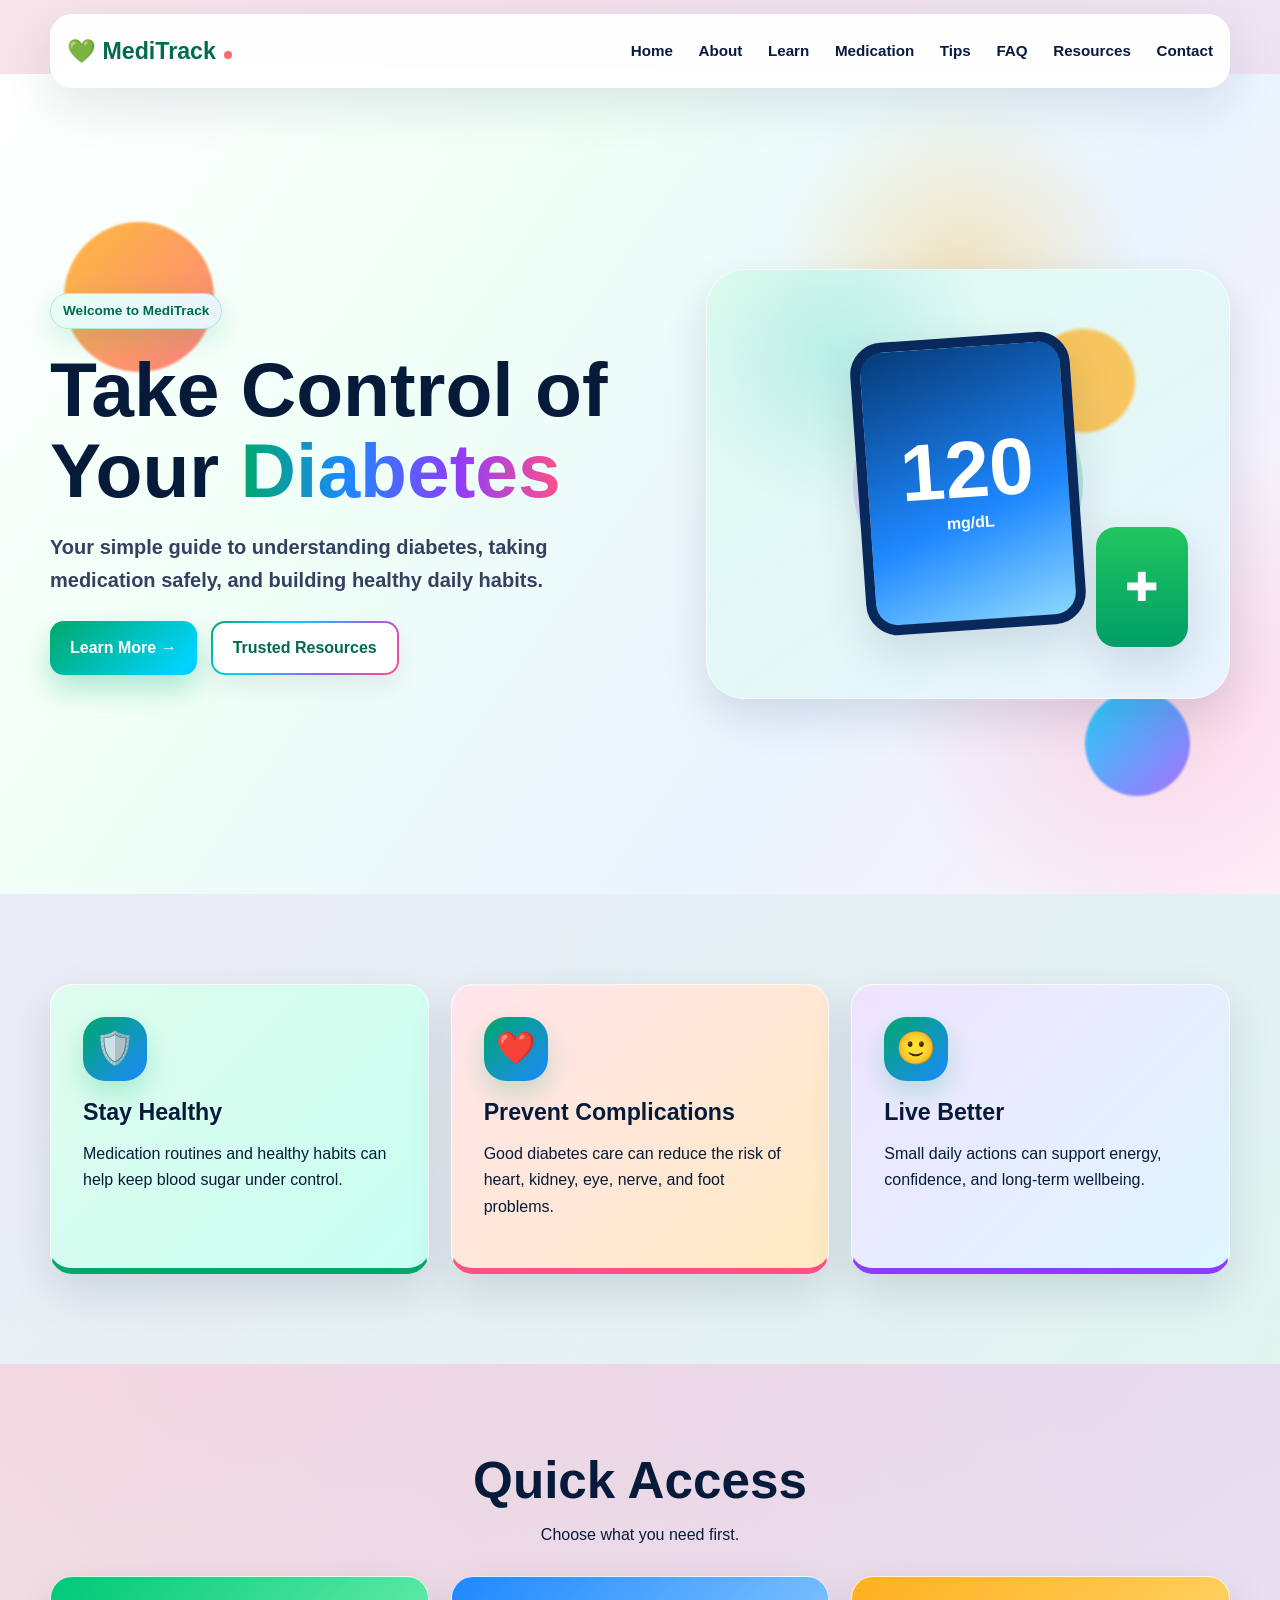
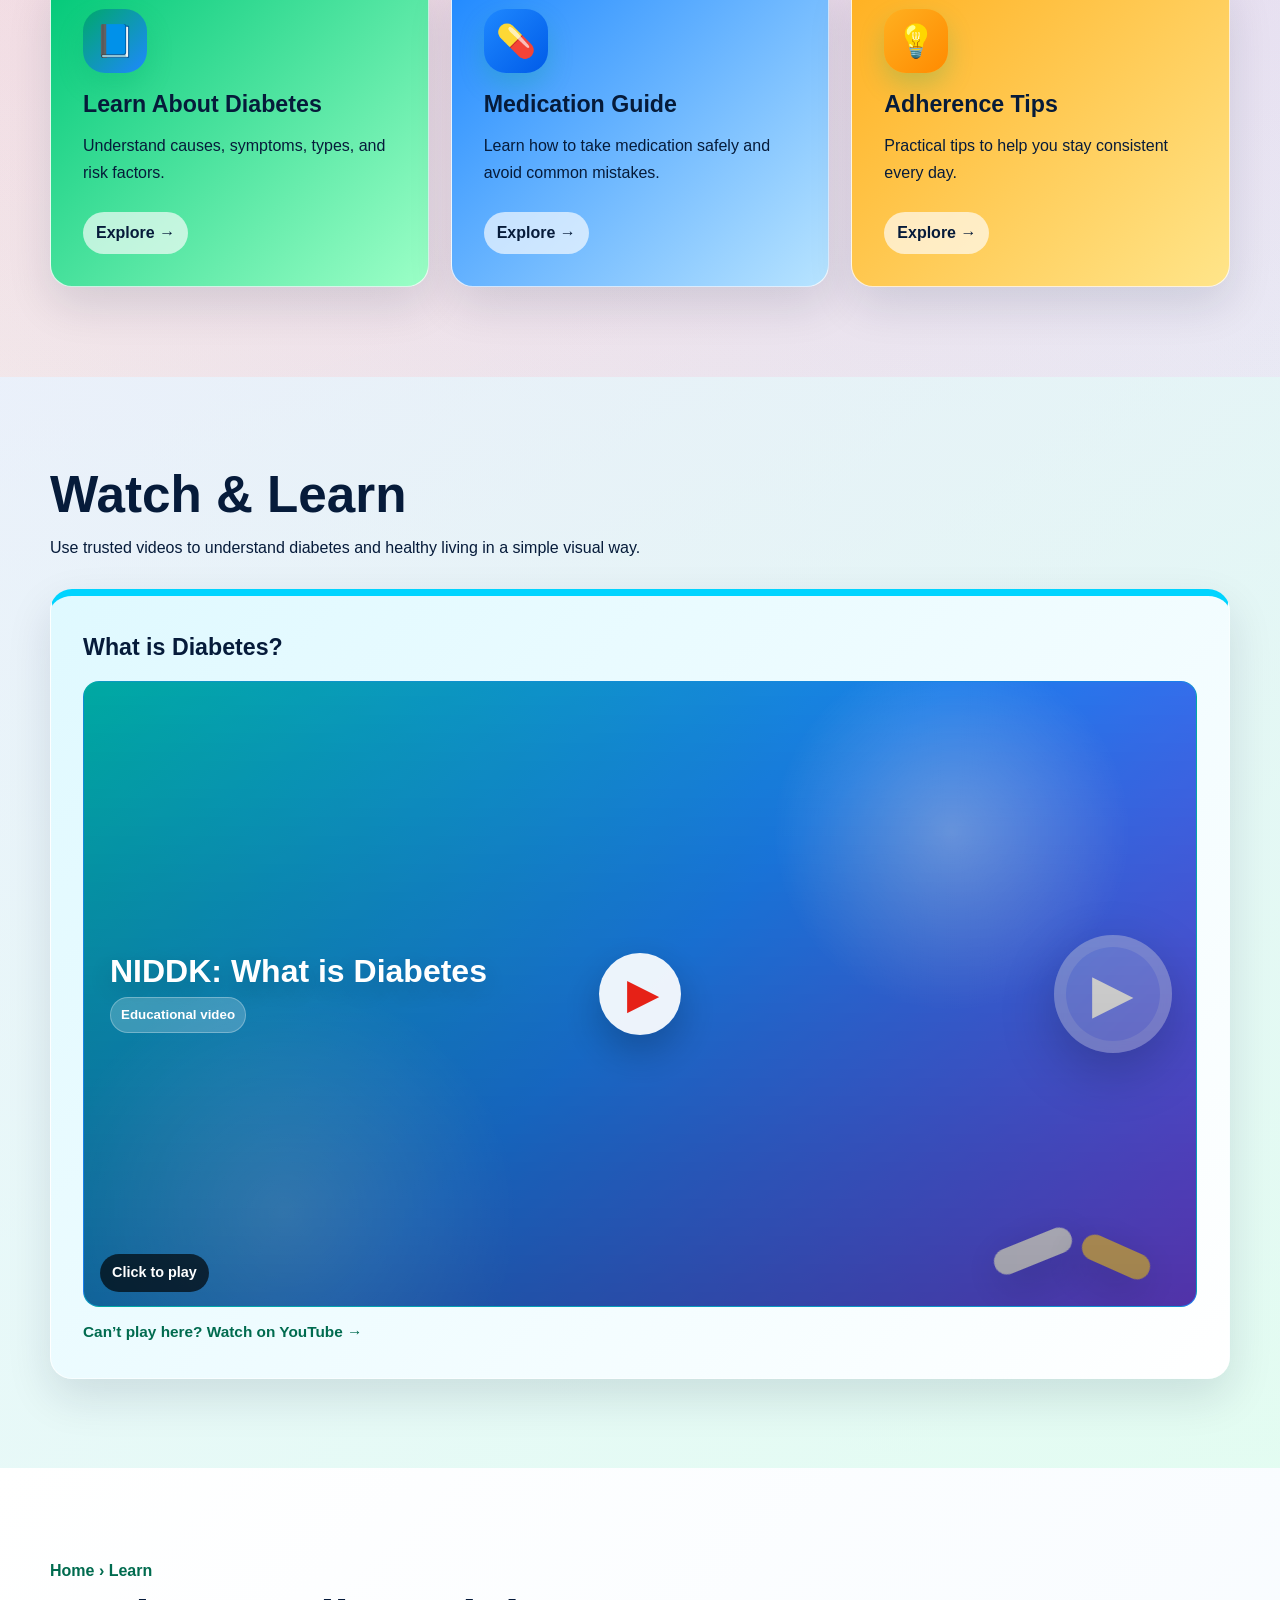
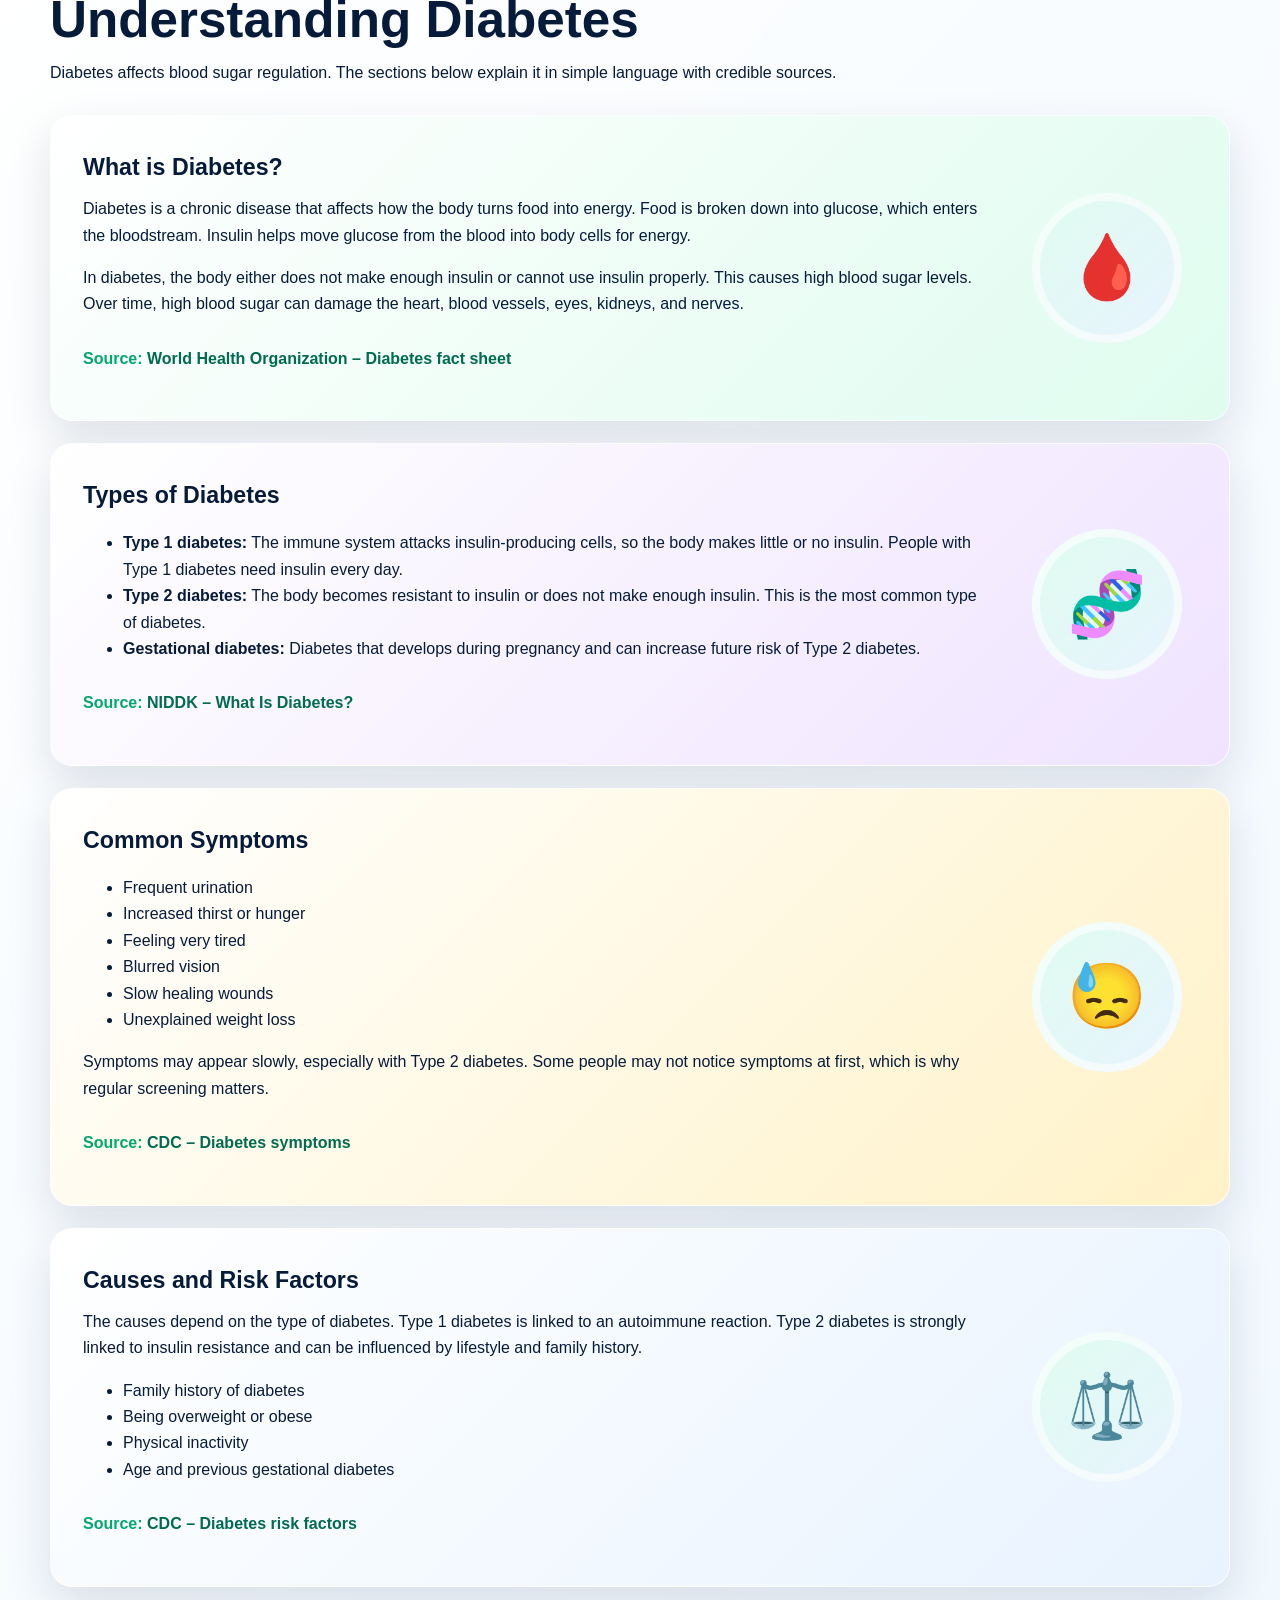
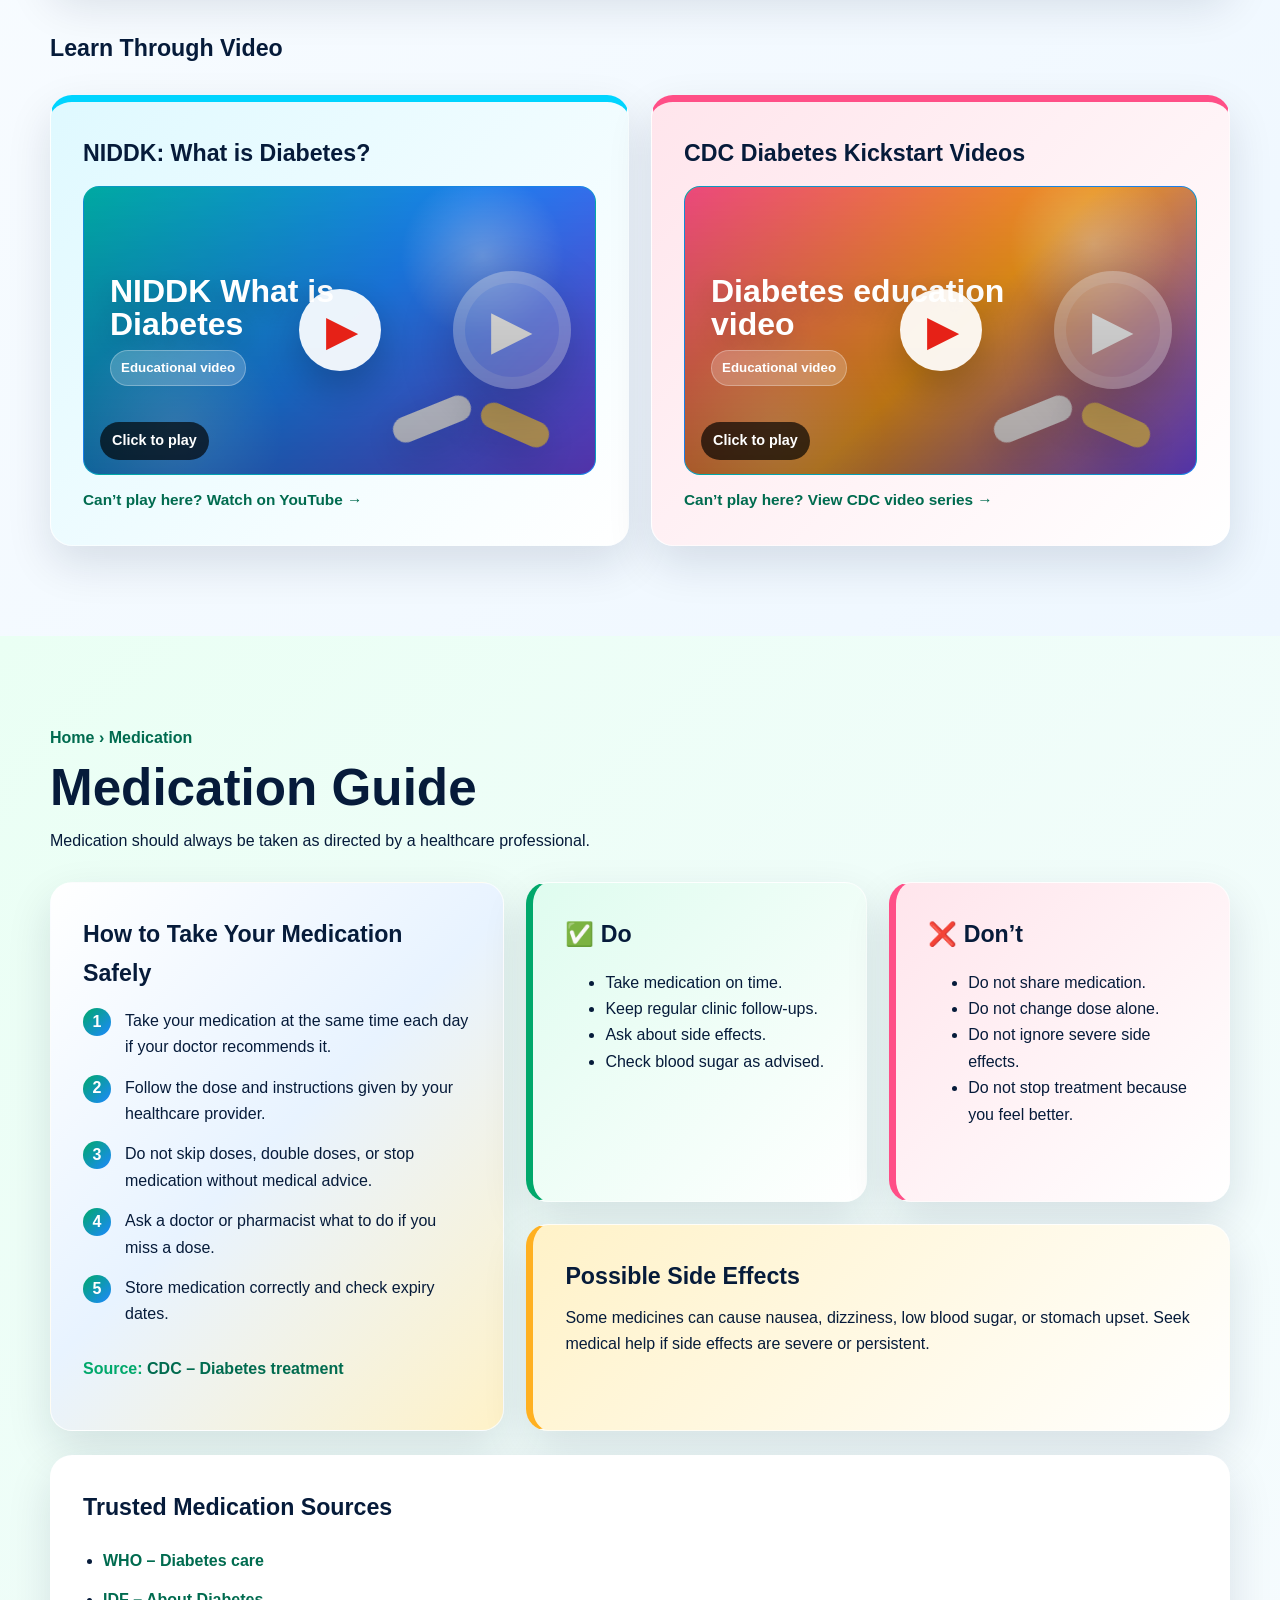
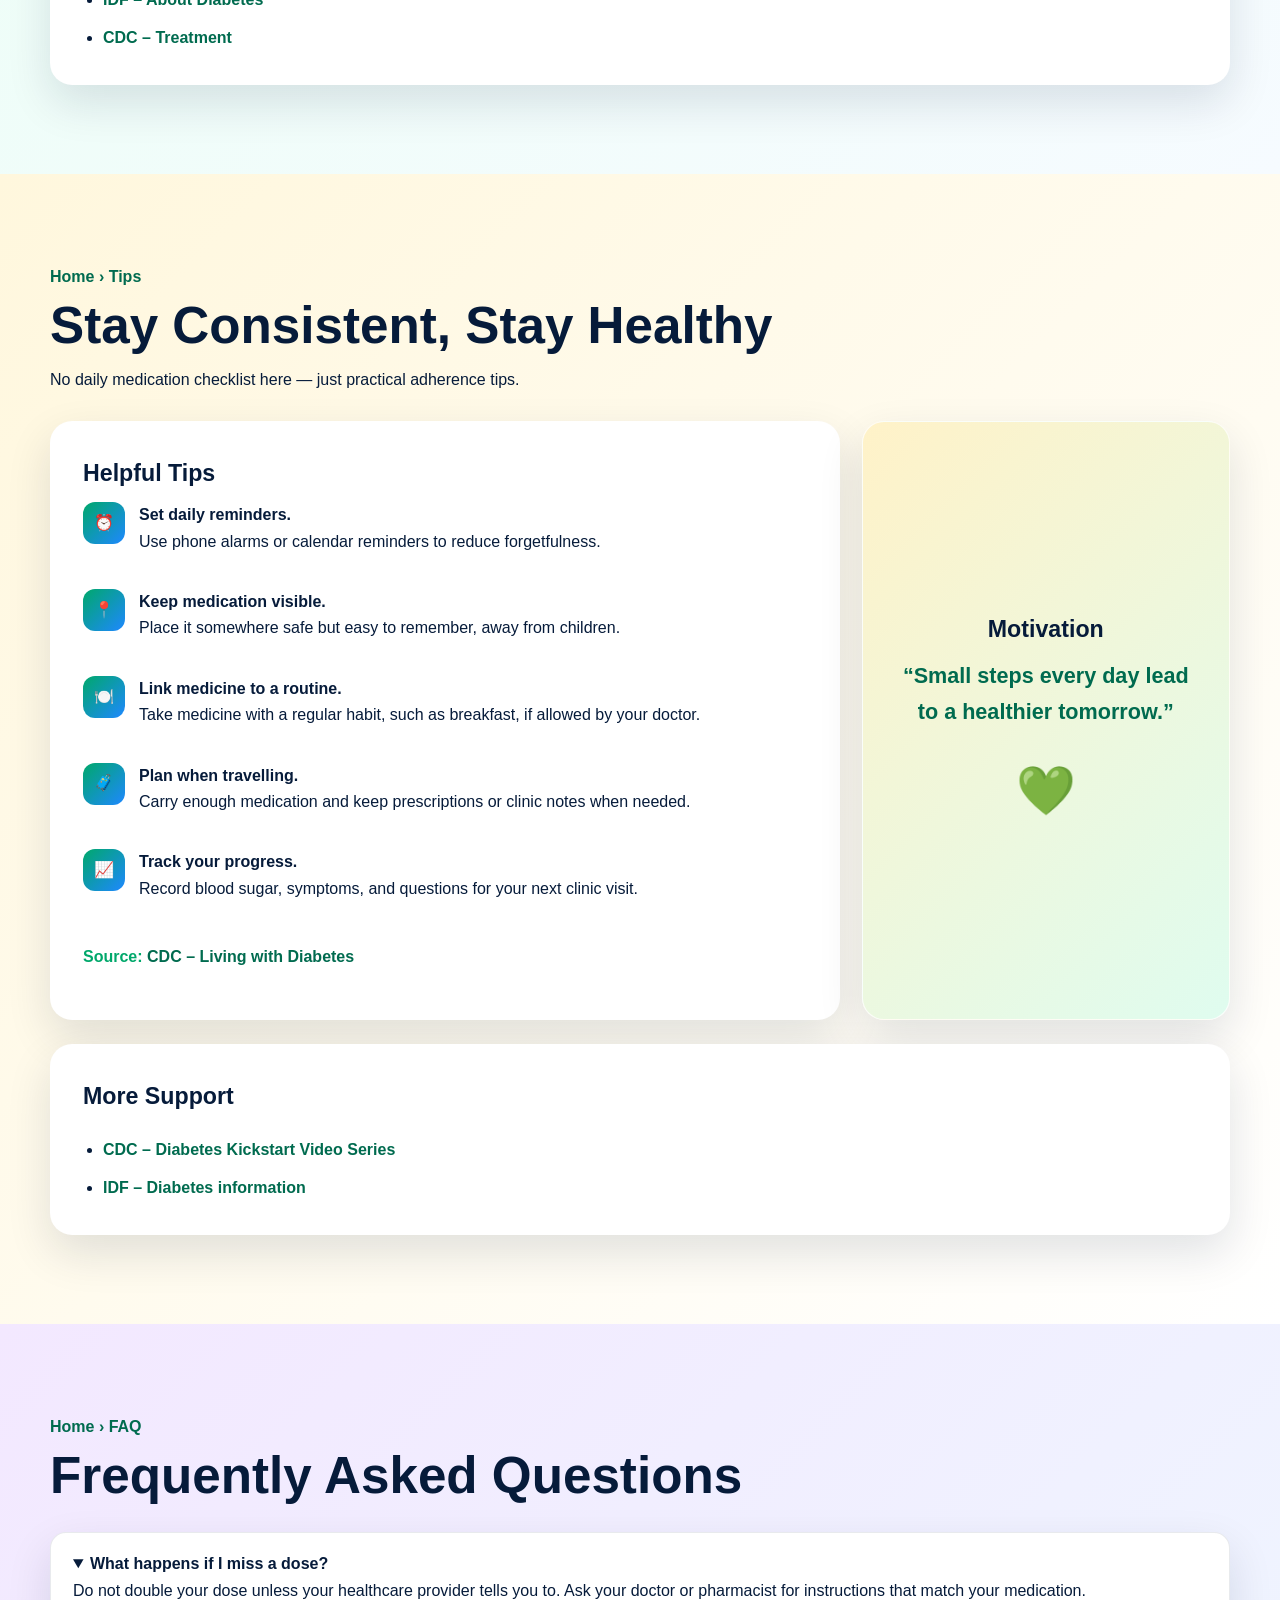
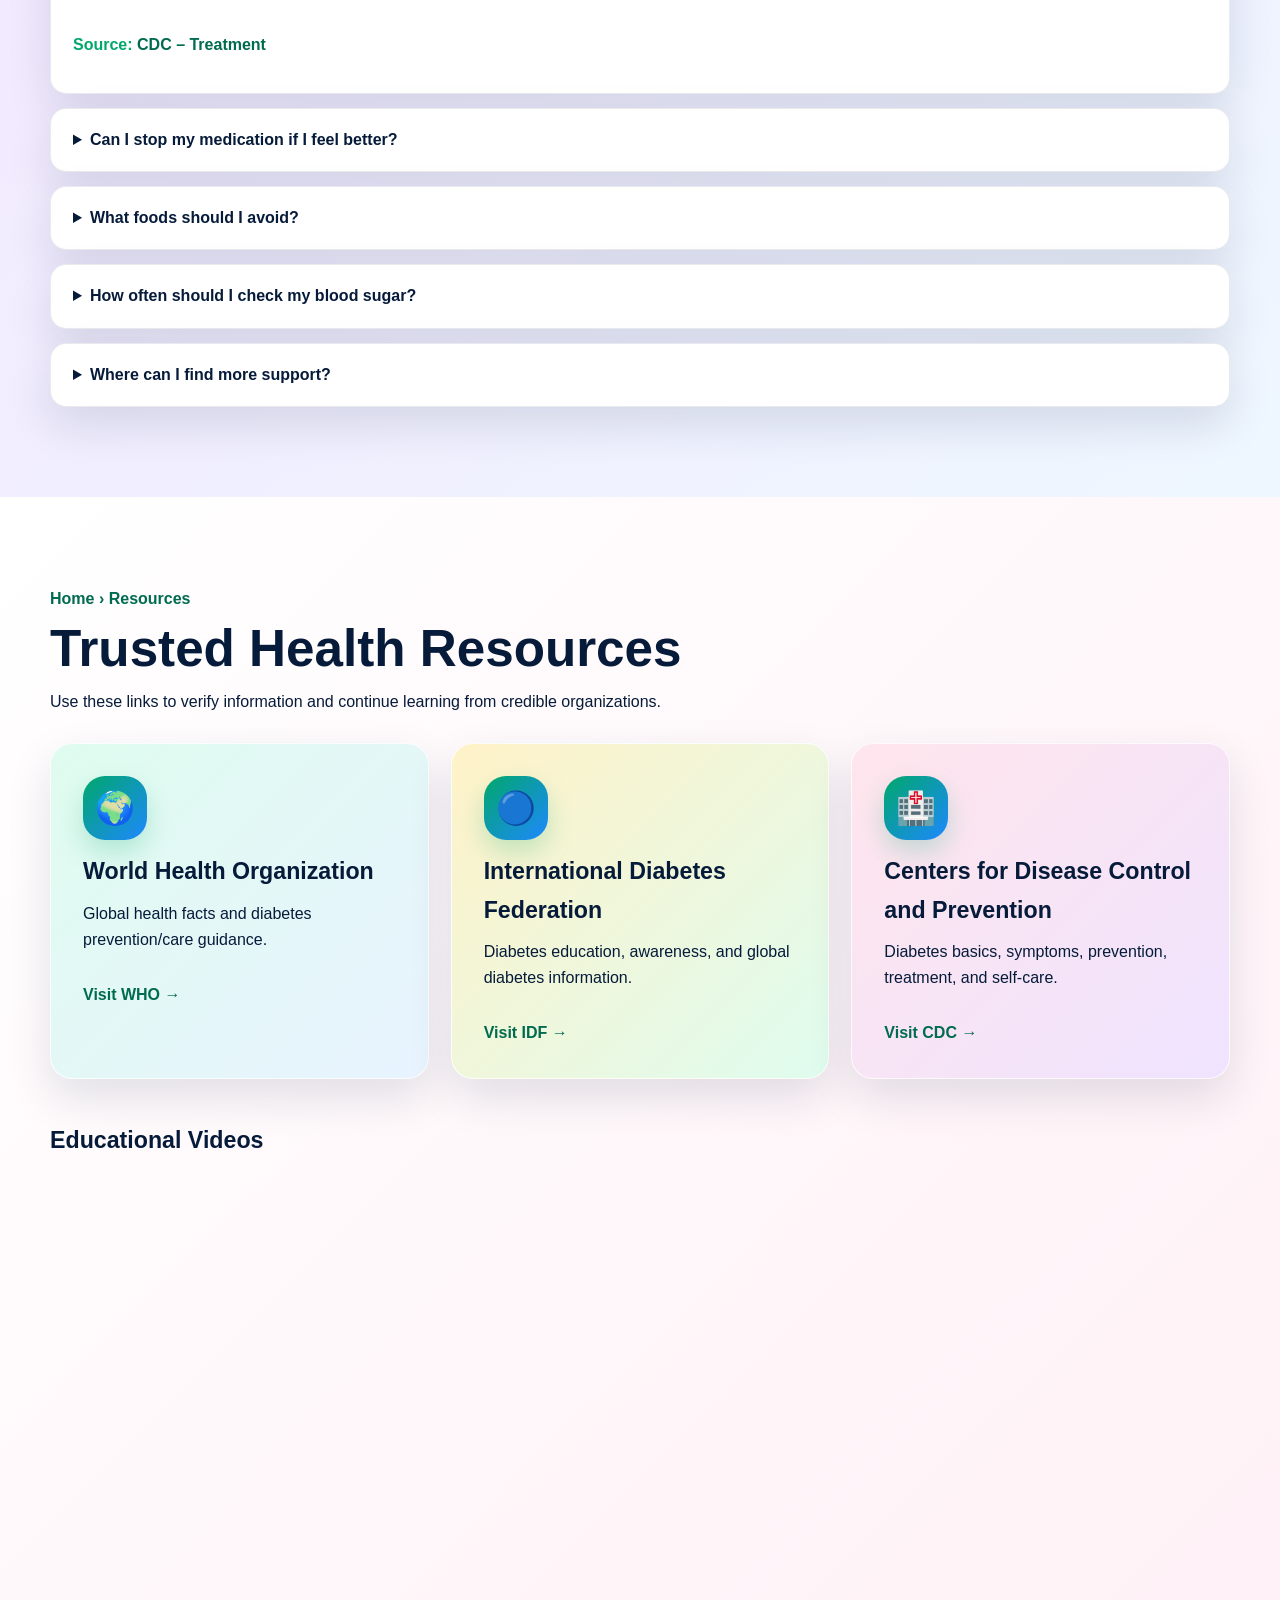
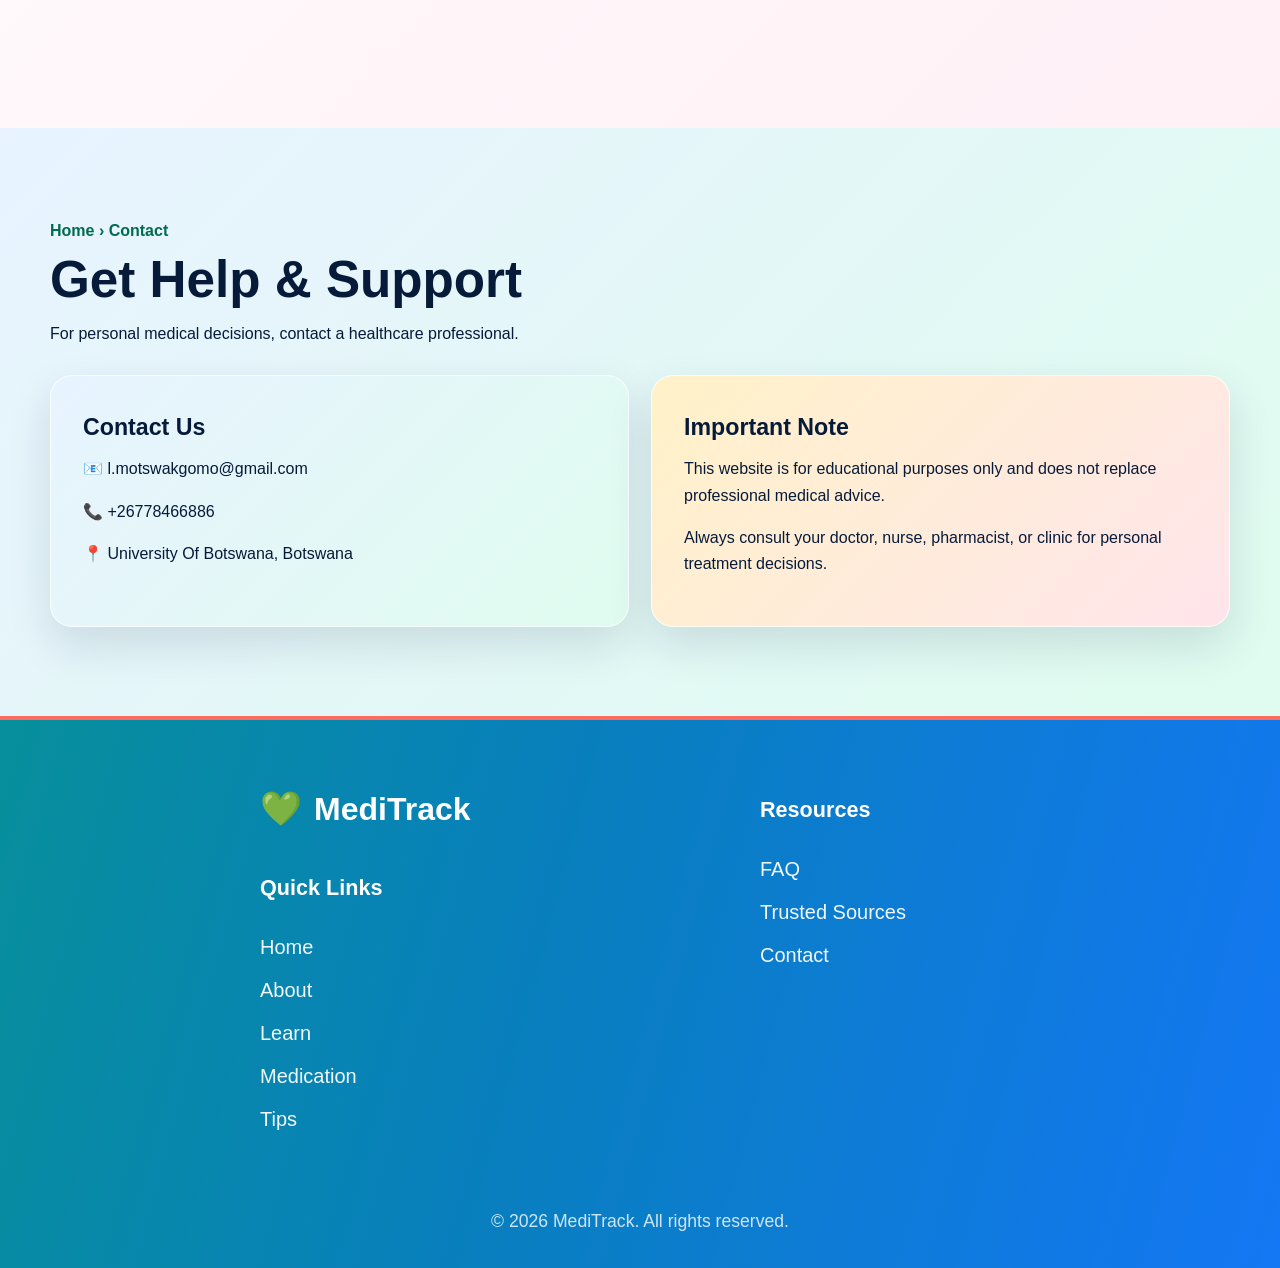
<file: index.html>
<!doctype html>
<html lang="en">
  <head>
    <link rel="icon" href="/favicon.ico" />
    <meta charset="UTF-8" />
    <meta name="viewport" content="width=device-width, initial-scale=1.0" />
    <meta name="referrer" content="strict-origin-when-cross-origin" />
    <meta
      name="description"
      content="MediTrack is a static educational website that helps diabetes patients learn about diabetes, medication safety, adherence tips, and trusted health resources."
    />
    <meta name="robots" content="index, follow" />
    <title>MediTrack | Diabetes Medication Adherence</title>
    <link rel="stylesheet" href="style.css" />
    <meta
      name="google-site-verification"
      content="0x3cswKYHphwCg1-wWtFmFtL2OxC4FWnuhoNqiOH86I"
    />
  </head>
  <body>
    <header class="site-header">
      <nav class="navbar container" aria-label="Main navigation">
        <a href="index.html" class="logo" aria-label="MediTrack Home"
          >💚 MediTrack</a
        >
        <button
          class="menu-toggle"
          aria-label="Open navigation menu"
          aria-expanded="false"
        >
          ☰
        </button>
        <ul class="nav-links">
          <li><a href="index.html">Home</a></li>
          <li><a href="about.html">About</a></li>
          <li><a href="learn.html">Learn</a></li>
          <li><a href="medication.html">Medication</a></li>
          <li><a href="tips.html">Tips</a></li>
          <li><a href="faq.html">FAQ</a></li>
          <li><a href="resources.html">Resources</a></li>
          <li><a href="contact.html">Contact</a></li>
        </ul>
      </nav>
    </header>

    <main>
      <section id="home" class="hero section-padding">
        <div class="container hero-grid">
          <div class="hero-content">
            <span class="badge">Welcome to MediTrack</span>
            <h1>
              Take Control of Your <span style="color: #00a86b">Diabetes</span>
            </h1>
            <p>
              Your simple guide to understanding diabetes, taking medication
              safely, and building healthy daily habits.
            </p>
            <div class="button-row">
              <a class="btn primary" href="#learn">Learn More →</a>
              <a class="btn secondary" href="#resources">Trusted Resources</a>
            </div>
          </div>
          <div
            class="hero-illustration"
            aria-label="Diabetes meter illustration"
          >
            <div class="meter-card">
              <span class="meter-value">120</span>
              <span class="meter-unit">mg/dL</span>
            </div>
            <div class="pill-bottle">✚</div>
          </div>
        </div>
      </section>

      <section class="section-padding soft-bg">
        <div class="container">
          <div class="stats-grid">
            <article class="mini-card">
              <span class="icon">🛡️</span>
              <h3>Stay Healthy</h3>
              <p>
                Medication routines and healthy habits can help keep blood sugar
                under control.
              </p>
            </article>
            <article class="mini-card">
              <span class="icon">❤️</span>
              <h3>Prevent Complications</h3>
              <p>
                Good diabetes care can reduce the risk of heart, kidney, eye,
                nerve, and foot problems.
              </p>
            </article>
            <article class="mini-card">
              <span class="icon">🙂</span>
              <h3>Live Better</h3>
              <p>
                Small daily actions can support energy, confidence, and
                long-term wellbeing.
              </p>
            </article>
          </div>
        </div>
      </section>

      <section class="section-padding">
        <div class="container">
          <div class="section-title center">
            <h2>Quick Access</h2>
            <p>Choose what you need first.</p>
          </div>
          <div class="card-grid three">
            <a class="feature-card green" href="#learn"
              ><span>📘</span>
              <h3>Learn About Diabetes</h3>
              <p>Understand causes, symptoms, types, and risk factors.</p>
              <strong>Explore →</strong></a
            >
            <a class="feature-card blue" href="#medication"
              ><span>💊</span>
              <h3>Medication Guide</h3>
              <p>
                Learn how to take medication safely and avoid common mistakes.
              </p>
              <strong>Explore →</strong></a
            >
            <a class="feature-card yellow" href="#tips"
              ><span>💡</span>
              <h3>Adherence Tips</h3>
              <p>Practical tips to help you stay consistent every day.</p>
              <strong>Explore →</strong></a
            >
          </div>
        </div>
      </section>

      <section class="section-padding soft-bg">
        <div class="container video-highlight">
          <div class="section-title">
            <h2>Watch & Learn</h2>
            <p>
              Use trusted videos to understand diabetes and healthy living in a
              simple visual way.
            </p>
          </div>
          <div class="video-grid">
            <article class="video-card">
              <h3>What is Diabetes?</h3>
              <div
                class="video-frame video-placeholder"
                role="button"
                tabindex="0"
                data-video-id="2TWelC6SHr8"
                data-video-title="NIDDK: What is Diabetes"
                aria-label="Play video: NIDDK: What is Diabetes"
              >
                <div class="local-video-thumb" aria-hidden="true">
                  <span class="thumb-pill thumb-one"></span
                  ><span class="thumb-pill thumb-two"></span
                  ><span class="thumb-circle">▶</span
                  ><strong>NIDDK: What is Diabetes</strong
                  ><small>Educational video</small>
                </div>
                <span class="play-btn" aria-hidden="true">▶</span>
                <span class="video-hint">Click to play</span>
              </div>
              <a
                class="watch-link"
                href="https://www.youtube.com/watch?v=2TWelC6SHr8"
                target="_blank"
                rel="noopener"
                >Can’t play here? Watch on YouTube →</a
              >
            </article>
          </div>
        </div>
      </section>

      <section id="learn" class="section-padding">
        <div class="container">
          <div class="section-title">
            <span class="breadcrumb">Home › Learn</span>
            <h2>Understanding Diabetes</h2>
            <p>
              Diabetes affects blood sugar regulation. The sections below
              explain it in simple language with credible sources.
            </p>
          </div>

          <div class="info-stack">
            <article class="info-card">
              <div>
                <h3>What is Diabetes?</h3>
                <p>
                  Diabetes is a chronic disease that affects how the body turns
                  food into energy. Food is broken down into glucose, which
                  enters the bloodstream. Insulin helps move glucose from the
                  blood into body cells for energy.
                </p>
                <p>
                  In diabetes, the body either does not make enough insulin or
                  cannot use insulin properly. This causes high blood sugar
                  levels. Over time, high blood sugar can damage the heart,
                  blood vessels, eyes, kidneys, and nerves.
                </p>
                <p class="source">
                  Source:
                  <a
                    href="https://www.who.int/news-room/fact-sheets/detail/diabetes"
                    target="_blank"
                    rel="noopener"
                    >World Health Organization – Diabetes fact sheet</a
                  >
                </p>
              </div>
              <div class="round-icon">🩸</div>
            </article>

            <article class="info-card">
              <div>
                <h3>Types of Diabetes</h3>
                <ul>
                  <li>
                    <strong>Type 1 diabetes:</strong> The immune system attacks
                    insulin-producing cells, so the body makes little or no
                    insulin. People with Type 1 diabetes need insulin every day.
                  </li>
                  <li>
                    <strong>Type 2 diabetes:</strong> The body becomes resistant
                    to insulin or does not make enough insulin. This is the most
                    common type of diabetes.
                  </li>
                  <li>
                    <strong>Gestational diabetes:</strong> Diabetes that
                    develops during pregnancy and can increase future risk of
                    Type 2 diabetes.
                  </li>
                </ul>
                <p class="source">
                  Source:
                  <a
                    href="https://www.niddk.nih.gov/health-information/diabetes/overview/what-is-diabetes"
                    target="_blank"
                    rel="noopener"
                    >NIDDK – What Is Diabetes?</a
                  >
                </p>
              </div>
              <div class="round-icon">🧬</div>
            </article>

            <article class="info-card">
              <div>
                <h3>Common Symptoms</h3>
                <ul>
                  <li>Frequent urination</li>
                  <li>Increased thirst or hunger</li>
                  <li>Feeling very tired</li>
                  <li>Blurred vision</li>
                  <li>Slow healing wounds</li>
                  <li>Unexplained weight loss</li>
                </ul>
                <p>
                  Symptoms may appear slowly, especially with Type 2 diabetes.
                  Some people may not notice symptoms at first, which is why
                  regular screening matters.
                </p>
                <p class="source">
                  Source:
                  <a
                    href="https://www.cdc.gov/diabetes/signs-symptoms/index.html"
                    target="_blank"
                    rel="noopener"
                    >CDC – Diabetes symptoms</a
                  >
                </p>
              </div>
              <div class="round-icon">😓</div>
            </article>

            <article class="info-card">
              <div>
                <h3>Causes and Risk Factors</h3>
                <p>
                  The causes depend on the type of diabetes. Type 1 diabetes is
                  linked to an autoimmune reaction. Type 2 diabetes is strongly
                  linked to insulin resistance and can be influenced by
                  lifestyle and family history.
                </p>
                <ul>
                  <li>Family history of diabetes</li>
                  <li>Being overweight or obese</li>
                  <li>Physical inactivity</li>
                  <li>Age and previous gestational diabetes</li>
                </ul>
                <p class="source">
                  Source:
                  <a
                    href="https://www.cdc.gov/diabetes/risk-factors/index.html"
                    target="_blank"
                    rel="noopener"
                    >CDC – Diabetes risk factors</a
                  >
                </p>
              </div>
              <div class="round-icon">⚖️</div>
            </article>
          </div>

          <div class="section-title compact">
            <h3>Learn Through Video</h3>
          </div>
          <div class="video-grid two">
            <article class="video-card">
              <h3>NIDDK: What is Diabetes?</h3>
              <div
                class="video-frame video-placeholder"
                role="button"
                tabindex="0"
                data-video-id="2TWelC6SHr8"
                data-video-title="NIDDK What is Diabetes"
                aria-label="Play video: NIDDK What is Diabetes"
              >
                <div class="local-video-thumb" aria-hidden="true">
                  <span class="thumb-pill thumb-one"></span
                  ><span class="thumb-pill thumb-two"></span
                  ><span class="thumb-circle">▶</span
                  ><strong>NIDDK What is Diabetes</strong
                  ><small>Educational video</small>
                </div>
                <span class="play-btn" aria-hidden="true">▶</span>
                <span class="video-hint">Click to play</span>
              </div>
              <a
                class="watch-link"
                href="https://www.youtube.com/watch?v=2TWelC6SHr8"
                target="_blank"
                rel="noopener"
                >Can’t play here? Watch on YouTube →</a
              >
            </article>
            <article class="video-card">
              <h3>CDC Diabetes Kickstart Videos</h3>
              <div
                class="video-frame video-placeholder"
                role="button"
                tabindex="0"
                data-video-id="2TWelC6SHr8"
                data-video-title="Diabetes education video"
                aria-label="Play video: Diabetes education video"
              >
                <div class="local-video-thumb" aria-hidden="true">
                  <span class="thumb-pill thumb-one"></span
                  ><span class="thumb-pill thumb-two"></span
                  ><span class="thumb-circle">▶</span
                  ><strong>Diabetes education video</strong
                  ><small>Educational video</small>
                </div>
                <span class="play-btn" aria-hidden="true">▶</span>
                <span class="video-hint">Click to play</span>
              </div>
              <a
                class="watch-link"
                href="https://www.cdc.gov/diabetes/diabetes-tv/diabetes-kickstart.html"
                target="_blank"
                rel="noopener"
                >Can’t play here? View CDC video series →</a
              >
            </article>
          </div>
        </div>
      </section>

      <section id="medication" class="section-padding soft-bg">
        <div class="container">
          <div class="section-title">
            <span class="breadcrumb">Home › Medication</span>
            <h2>Medication Guide</h2>
            <p>
              Medication should always be taken as directed by a healthcare
              professional.
            </p>
          </div>
          <div class="med-grid">
            <article class="panel large-panel">
              <h3>How to Take Your Medication Safely</h3>
              <ol class="number-list">
                <li>
                  Take your medication at the same time each day if your doctor
                  recommends it.
                </li>
                <li>
                  Follow the dose and instructions given by your healthcare
                  provider.
                </li>
                <li>
                  Do not skip doses, double doses, or stop medication without
                  medical advice.
                </li>
                <li>
                  Ask a doctor or pharmacist what to do if you miss a dose.
                </li>
                <li>Store medication correctly and check expiry dates.</li>
              </ol>
              <p class="source">
                Source:
                <a
                  href="https://www.cdc.gov/diabetes/treatment/index.html"
                  target="_blank"
                  rel="noopener"
                  >CDC – Diabetes treatment</a
                >
              </p>
            </article>
            <article class="panel dos">
              <h3>✅ Do</h3>
              <ul>
                <li>Take medication on time.</li>
                <li>Keep regular clinic follow-ups.</li>
                <li>Ask about side effects.</li>
                <li>Check blood sugar as advised.</li>
              </ul>
            </article>
            <article class="panel donts">
              <h3>❌ Don’t</h3>
              <ul>
                <li>Do not share medication.</li>
                <li>Do not change dose alone.</li>
                <li>Do not ignore severe side effects.</li>
                <li>Do not stop treatment because you feel better.</li>
              </ul>
            </article>
            <article class="panel warning">
              <h3>Possible Side Effects</h3>
              <p>
                Some medicines can cause nausea, dizziness, low blood sugar, or
                stomach upset. Seek medical help if side effects are severe or
                persistent.
              </p>
            </article>
          </div>
          <div class="video-grid two top-gap">
            <article class="resources-card">
              <h3>Trusted Medication Sources</h3>
              <ul class="link-list">
                <li>
                  <a
                    href="https://www.who.int/news-room/fact-sheets/detail/diabetes"
                    target="_blank"
                    rel="noopener"
                    >WHO – Diabetes care</a
                  >
                </li>
                <li>
                  <a
                    href="https://idf.org/about-diabetes/"
                    target="_blank"
                    rel="noopener"
                    >IDF – About Diabetes</a
                  >
                </li>
                <li>
                  <a
                    href="https://www.cdc.gov/diabetes/treatment/index.html"
                    target="_blank"
                    rel="noopener"
                    >CDC – Treatment</a
                  >
                </li>
              </ul>
            </article>
          </div>
        </div>
      </section>

      <section id="tips" class="section-padding">
        <div class="container">
          <div class="section-title">
            <span class="breadcrumb">Home › Tips</span>
            <h2>Stay Consistent, Stay Healthy</h2>
            <p>
              No daily medication checklist here — just practical adherence
              tips.
            </p>
          </div>
          <div class="tips-layout">
            <article class="panel helpful-tips">
              <h3>Helpful Tips</h3>
              <ul class="tip-list">
                <li>
                  <span>⏰</span>
                  <div>
                    <strong>Set daily reminders.</strong>
                    <p>
                      Use phone alarms or calendar reminders to reduce
                      forgetfulness.
                    </p>
                  </div>
                </li>
                <li>
                  <span>📍</span>
                  <div>
                    <strong>Keep medication visible.</strong>
                    <p>
                      Place it somewhere safe but easy to remember, away from
                      children.
                    </p>
                  </div>
                </li>
                <li>
                  <span>🍽️</span>
                  <div>
                    <strong>Link medicine to a routine.</strong>
                    <p>
                      Take medicine with a regular habit, such as breakfast, if
                      allowed by your doctor.
                    </p>
                  </div>
                </li>
                <li>
                  <span>🧳</span>
                  <div>
                    <strong>Plan when travelling.</strong>
                    <p>
                      Carry enough medication and keep prescriptions or clinic
                      notes when needed.
                    </p>
                  </div>
                </li>
                <li>
                  <span>📈</span>
                  <div>
                    <strong>Track your progress.</strong>
                    <p>
                      Record blood sugar, symptoms, and questions for your next
                      clinic visit.
                    </p>
                  </div>
                </li>
              </ul>
              <p class="source">
                Source:
                <a
                  href="https://www.cdc.gov/diabetes/living-with/index.html"
                  target="_blank"
                  rel="noopener"
                  >CDC – Living with Diabetes</a
                >
              </p>
            </article>
            <aside class="motivation-card">
              <h3>Motivation</h3>
              <p>“Small steps every day lead to a healthier tomorrow.”</p>
              <span>💚</span>
            </aside>
          </div>
          <div class="video-grid two top-gap">
            <article class="resources-card">
              <h3>More Support</h3>
              <ul class="link-list">
                <li>
                  <a
                    href="https://www.cdc.gov/diabetes/diabetes-tv/diabetes-kickstart.html"
                    target="_blank"
                    rel="noopener"
                    >CDC – Diabetes Kickstart Video Series</a
                  >
                </li>
                <li>
                  <a
                    href="https://idf.org/about-diabetes/"
                    target="_blank"
                    rel="noopener"
                    >IDF – Diabetes information</a
                  >
                </li>
              </ul>
            </article>
          </div>
        </div>
      </section>

      <section id="faq" class="section-padding soft-bg">
        <div class="container">
          <div class="section-title">
            <span class="breadcrumb">Home › FAQ</span>
            <h2>Frequently Asked Questions</h2>
          </div>
          <div class="faq-list">
            <details open>
              <summary>What happens if I miss a dose?</summary>
              <p>
                Do not double your dose unless your healthcare provider tells
                you to. Ask your doctor or pharmacist for instructions that
                match your medication.
              </p>
              <p class="source">
                Source:
                <a
                  href="https://www.cdc.gov/diabetes/treatment/index.html"
                  target="_blank"
                  rel="noopener"
                  >CDC – Treatment</a
                >
              </p>
            </details>
            <details>
              <summary>Can I stop my medication if I feel better?</summary>
              <p>
                No. Feeling better does not always mean diabetes is gone.
                Stopping medication without advice can cause blood sugar to rise
                again.
              </p>
            </details>
            <details>
              <summary>What foods should I avoid?</summary>
              <p>
                Focus on a balanced eating plan. Limit sugary drinks, highly
                processed foods, and excessive refined carbohydrates. A
                dietitian or healthcare worker can help personalize your plan.
              </p>
              <p class="source">
                Source:
                <a
                  href="https://www.cdc.gov/diabetes/healthy-eating/index.html"
                  target="_blank"
                  rel="noopener"
                  >CDC – Healthy Eating</a
                >
              </p>
            </details>
            <details>
              <summary>How often should I check my blood sugar?</summary>
              <p>
                This depends on your treatment plan. People using insulin may
                need to check more often. Follow instructions from your clinic.
              </p>
            </details>
            <details>
              <summary>Where can I find more support?</summary>
              <p>
                Use trusted organizations such as WHO, CDC, IDF, and your local
                health clinic.
              </p>
            </details>
          </div>
        </div>
      </section>

      <section id="resources" class="section-padding">
        <div class="container">
          <div class="section-title">
            <span class="breadcrumb">Home › Resources</span>
            <h2>Trusted Health Resources</h2>
            <p>
              Use these links to verify information and continue learning from
              credible organizations.
            </p>
          </div>
          <div class="card-grid three">
            <article class="source-card">
              <span>🌍</span>
              <h3>World Health Organization</h3>
              <p>Global health facts and diabetes prevention/care guidance.</p>
              <a
                href="https://www.who.int/news-room/fact-sheets/detail/diabetes"
                target="_blank"
                rel="noopener"
                >Visit WHO →</a
              >
            </article>
            <article class="source-card">
              <span>🔵</span>
              <h3>International Diabetes Federation</h3>
              <p>
                Diabetes education, awareness, and global diabetes information.
              </p>
              <a
                href="https://idf.org/about-diabetes/"
                target="_blank"
                rel="noopener"
                >Visit IDF →</a
              >
            </article>
            <article class="source-card">
              <span>🏥</span>
              <h3>Centers for Disease Control and Prevention</h3>
              <p>
                Diabetes basics, symptoms, prevention, treatment, and self-care.
              </p>
              <a
                href="https://www.cdc.gov/diabetes/"
                target="_blank"
                rel="noopener"
                >Visit CDC →</a
              >
            </article>
          </div>
          <div class="section-title compact"><h3>Educational Videos</h3></div>
          <div class="video-grid two">
            <article class="video-card">
              <h3>What is Diabetes?</h3>
              <div
                class="video-frame video-placeholder"
                role="button"
                tabindex="0"
                data-video-id="2TWelC6SHr8"
                data-video-title="NIDDK: What is Diabetes"
                aria-label="Play video: NIDDK: What is Diabetes"
              >
                <div class="local-video-thumb" aria-hidden="true">
                  <span class="thumb-pill thumb-one"></span
                  ><span class="thumb-pill thumb-two"></span
                  ><span class="thumb-circle">▶</span
                  ><strong>What is Diabetes video</strong
                  ><small>Educational video</small>
                </div>
                <span class="play-btn" aria-hidden="true">▶</span>
                <span class="video-hint">Click to play</span>
              </div>
              <a
                class="watch-link"
                href="https://www.youtube.com/watch?v=2TWelC6SHr8"
                target="_blank"
                rel="noopener"
                >Can’t play here? Watch on YouTube →</a
              >
            </article>
            <article class="video-card">
              <h3>Diabetes Self-Care Video Series</h3>
              <div
                class="video-frame video-placeholder"
                role="button"
                tabindex="0"
                data-video-id="2TWelC6SHr8"
                data-video-title="Diabetes self care video"
                aria-label="Play video: Diabetes self care video"
              >
                <div class="local-video-thumb" aria-hidden="true">
                  <span class="thumb-pill thumb-one"></span
                  ><span class="thumb-pill thumb-two"></span
                  ><span class="thumb-circle">▶</span
                  ><strong>Diabetes self care video</strong
                  ><small>Educational video</small>
                </div>
                <span class="play-btn" aria-hidden="true">▶</span>
                <span class="video-hint">Click to play</span>
              </div>
              <a
                class="watch-link"
                href="https://www.cdc.gov/diabetes/diabetes-tv/diabetes-kickstart.html"
                target="_blank"
                rel="noopener"
                >Can’t play here? View CDC video series →</a
              >
            </article>
          </div>
        </div>
      </section>

      <section id="contact" class="section-padding soft-bg">
        <div class="container">
          <div class="section-title">
            <span class="breadcrumb">Home › Contact</span>
            <h2>Get Help & Support</h2>
            <p>
              For personal medical decisions, contact a healthcare professional.
            </p>
          </div>
          <div class="contact-grid">
            <article class="panel">
              <h3>Contact Us</h3>
              <p>📧 l.motswakgomo@gmail.com</p>
              <p>📞 +26778466886</p>
              <p>📍 University Of Botswana, Botswana</p>
            </article>
            <article class="panel">
              <h3>Important Note</h3>
              <p>
                This website is for educational purposes only and does not
                replace professional medical advice.
              </p>
              <p>
                Always consult your doctor, nurse, pharmacist, or clinic for
                personal treatment decisions.
              </p>
            </article>
          </div>
        </div>
      </section>
    </main>

    <footer class="site-footer">
      <div class="disclaimer">
        ⚠️ This website is for educational purposes only. Always consult a
        healthcare professional.
      </div>
      <div class="container footer-grid">
        <div>
          <h3>💚 MediTrack</h3>
          <h4>Quick Links</h4>
          <a href="index.html">Home</a><a href="about.html">About</a
          ><a href="learn.html">Learn</a><a href="medication.html">Medication</a
          ><a href="tips.html">Tips</a>
        </div>
        <div>
          <h4>Resources</h4>
          <a href="faq.html">FAQ</a><a href="resources.html">Trusted Sources</a
          ><a href="contact.html">Contact</a>
        </div>
      </div>
      <p class="copyright">© 2026 MediTrack. All rights reserved.</p>
    </footer>
    <script src="script.js"></script>
  </body>
</html>
</file>
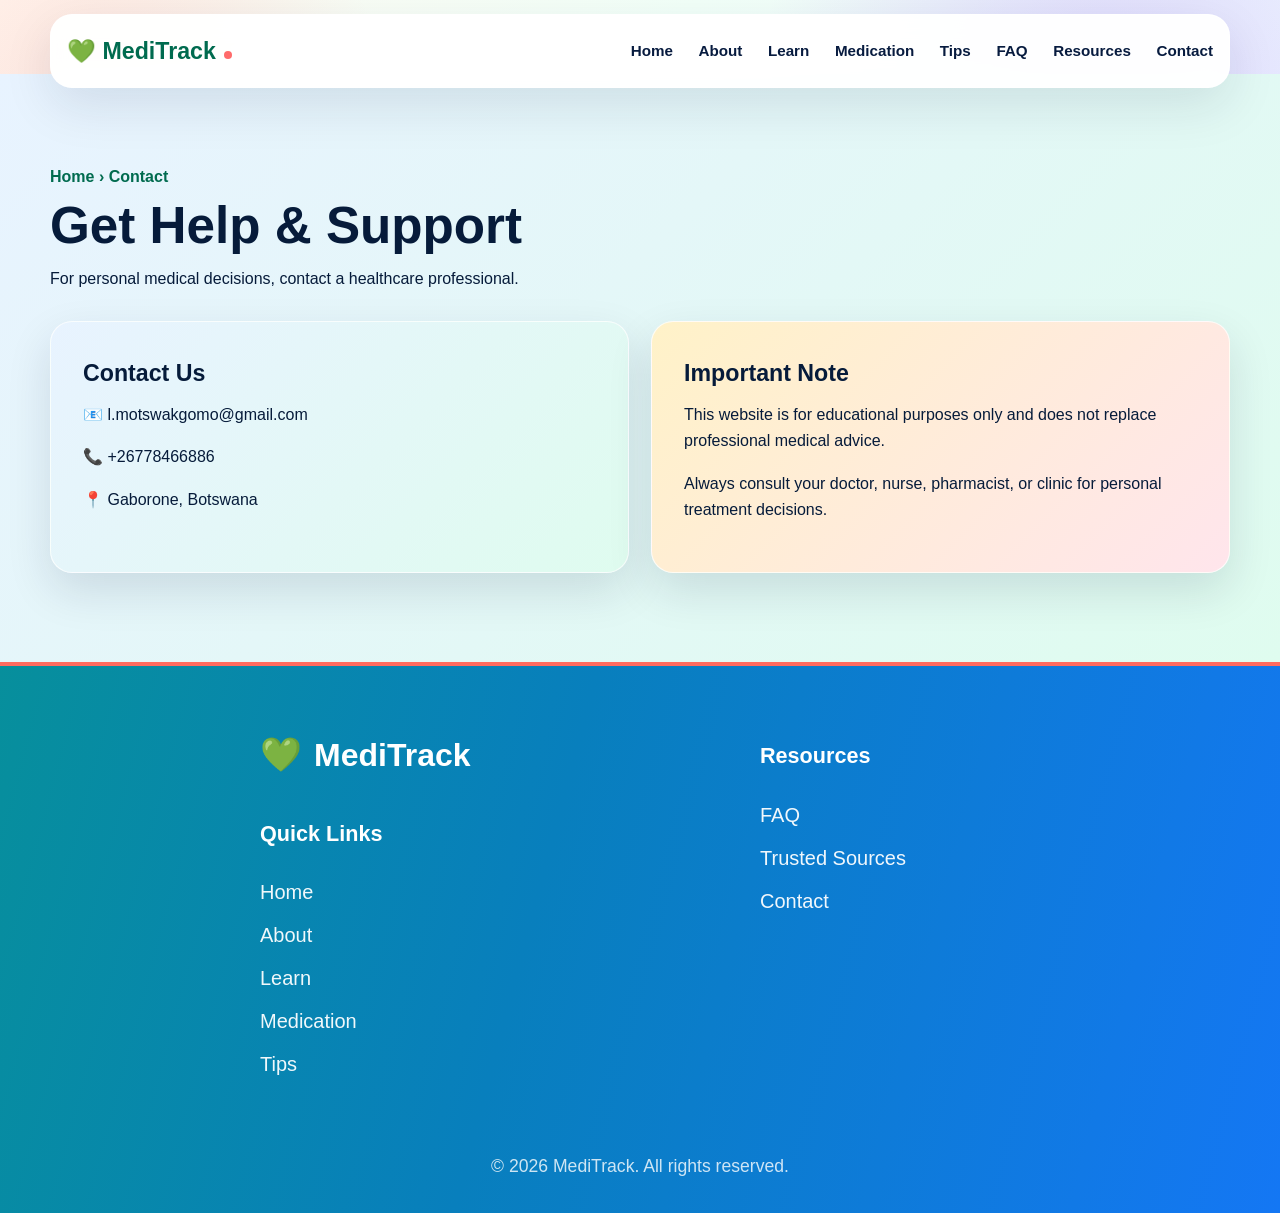
<file: contact.html>
<!doctype html>
<html lang="en">
  <head>
    <link rel="icon" href="/favicon.ico" />
    <meta charset="UTF-8" />
    <meta name="viewport" content="width=device-width, initial-scale=1.0" />
    <meta name="referrer" content="strict-origin-when-cross-origin" />
    <meta
      name="description"
      content="MediTrack is a static educational website that helps diabetes patients learn about diabetes, medication safety, adherence tips, and trusted health resources."
    />
    <meta name="robots" content="index, follow" />
    <title>MediTrack | Contact</title>
    <link rel="stylesheet" href="style.css" />
    <script src="script.js" defer></script>
  </head>
  <body>
    <header class="site-header">
      <nav aria-label="Main navigation" class="navbar container">
        <a aria-label="MediTrack Home" class="logo" href="index.html"
          >💚 MediTrack</a
        >
        <button
          aria-expanded="false"
          aria-label="Open navigation menu"
          class="menu-toggle"
        >
          ☰
        </button>
        <ul class="nav-links">
          <li><a href="index.html">Home</a></li>
          <li><a href="about.html">About</a></li>
          <li><a href="learn.html">Learn</a></li>
          <li><a href="medication.html">Medication</a></li>
          <li><a href="tips.html">Tips</a></li>
          <li><a href="faq.html">FAQ</a></li>
          <li><a href="resources.html">Resources</a></li>
          <li><a href="contact.html">Contact</a></li>
        </ul>
      </nav>
    </header>

    <main>
      <section class="section-padding soft-bg" id="contact">
        <div class="container">
          <div class="section-title">
            <span class="breadcrumb">Home › Contact</span>
            <h2>Get Help &amp; Support</h2>
            <p>
              For personal medical decisions, contact a healthcare professional.
            </p>
          </div>
          <div class="contact-grid">
            <article class="panel">
              <h3>Contact Us</h3>
              <p>📧 l.motswakgomo@gmail.com</p>
              <p>📞 +26778466886</p>
              <p>📍 Gaborone, Botswana</p>
            </article>
            <article class="panel">
              <h3>Important Note</h3>
              <p>
                This website is for educational purposes only and does not
                replace professional medical advice.
              </p>
              <p>
                Always consult your doctor, nurse, pharmacist, or clinic for
                personal treatment decisions.
              </p>
            </article>
          </div>
        </div>
      </section>
    </main>

    <footer class="site-footer">
      <div class="disclaimer">
        ⚠️ This website is for educational purposes only. Always consult a
        healthcare professional.
      </div>
      <div class="container footer-grid">
        <div>
          <h3>💚 MediTrack</h3>
          <h4>Quick Links</h4>
          <a href="index.html">Home</a><a href="about.html">About</a
          ><a href="learn.html">Learn</a><a href="medication.html">Medication</a
          ><a href="tips.html">Tips</a>
        </div>
        <div>
          <h4>Resources</h4>
          <a href="faq.html">FAQ</a><a href="resources.html">Trusted Sources</a
          ><a href="contact.html">Contact</a>
        </div>
      </div>
      <p class="copyright">© 2026 MediTrack. All rights reserved.</p>
    </footer>
  </body>
</html>
</file>
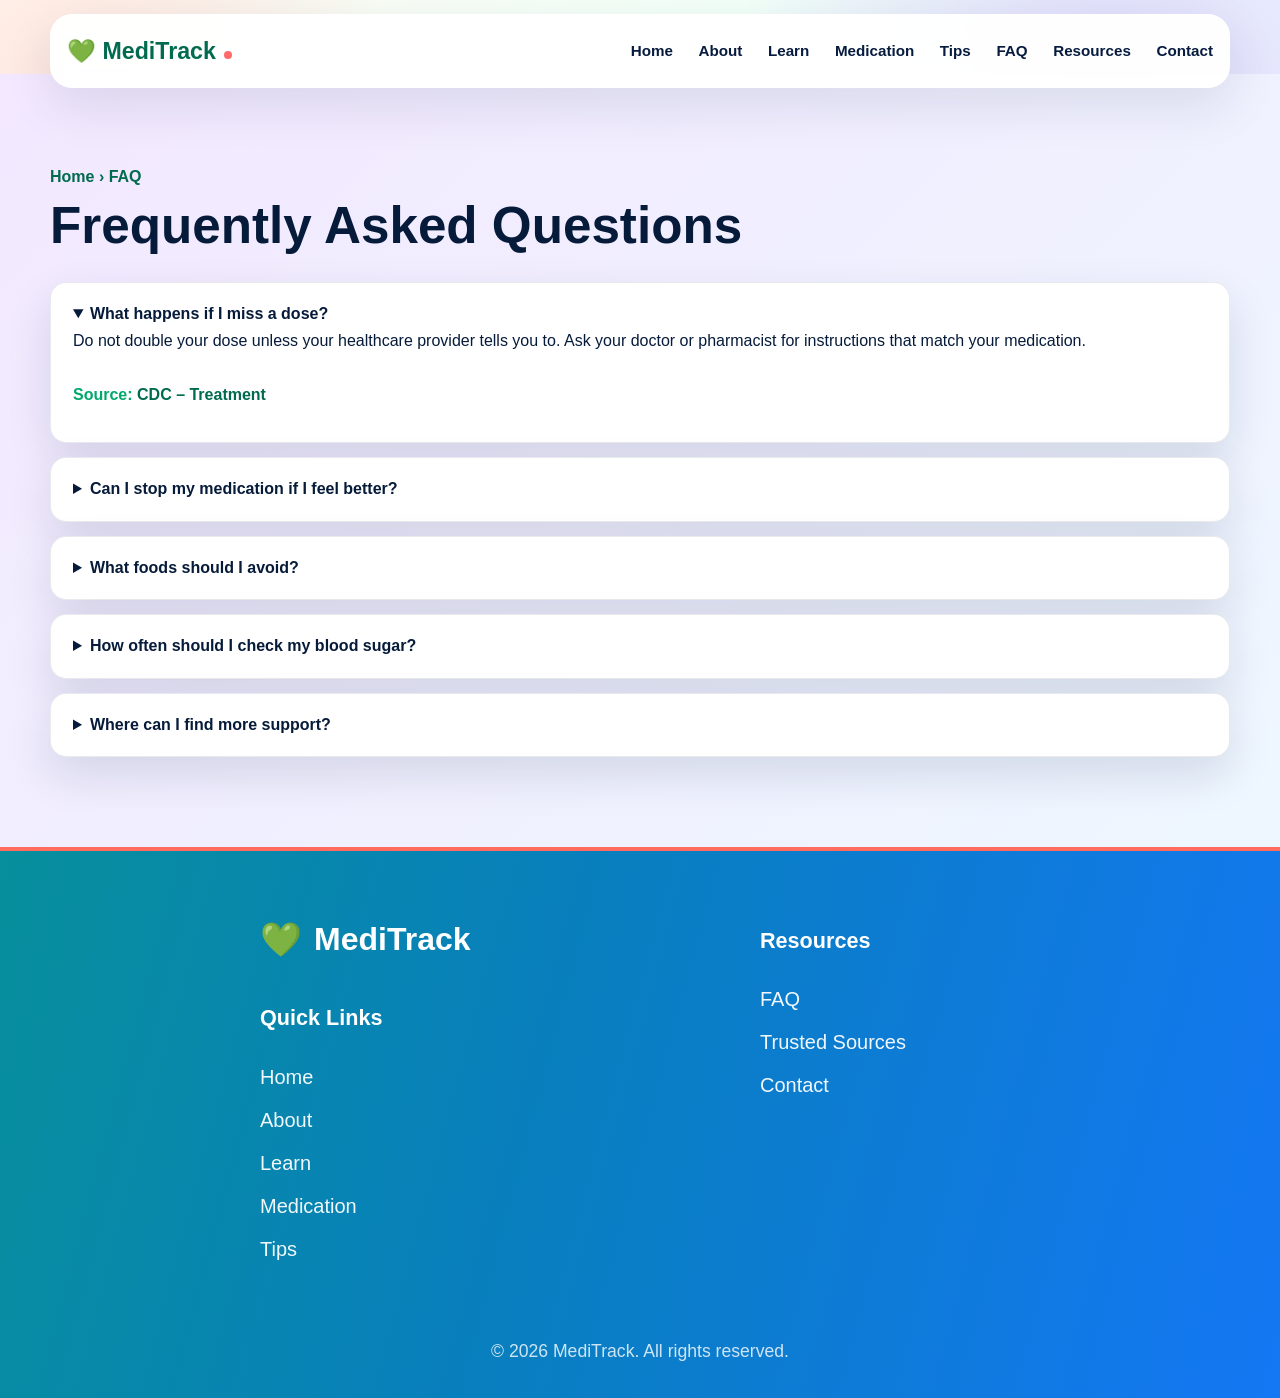
<file: faq.html>
<!doctype html>
<html lang="en">
  <head>
<link rel="icon" href="/favicon.ico">
    <meta charset="UTF-8" />
    <meta name="viewport" content="width=device-width, initial-scale=1.0" />
    <meta name="referrer" content="strict-origin-when-cross-origin" />
    <meta
      name="description"
      content="MediTrack is a static educational website that helps diabetes patients learn about diabetes, medication safety, adherence tips, and trusted health resources."
    />
    <meta name="robots" content="index, follow" />
    <title>MediTrack | FAQ</title>
    <link rel="stylesheet" href="style.css" />
    <script src="script.js" defer></script>
  </head>
  <body>
    <header class="site-header">
      <nav aria-label="Main navigation" class="navbar container">
        <a aria-label="MediTrack Home" class="logo" href="index.html"
          >💚 MediTrack</a
        >
        <button
          aria-expanded="false"
          aria-label="Open navigation menu"
          class="menu-toggle"
        >
          ☰
        </button>
        <ul class="nav-links">
          <li><a href="index.html">Home</a></li>
          <li><a href="about.html">About</a></li>
          <li><a href="learn.html">Learn</a></li>
          <li><a href="medication.html">Medication</a></li>
          <li><a href="tips.html">Tips</a></li>
          <li><a href="faq.html">FAQ</a></li>
          <li><a href="resources.html">Resources</a></li>
          <li><a href="contact.html">Contact</a></li>
        </ul>
      </nav>
    </header>

    <main>
      <section class="section-padding soft-bg" id="faq">
        <div class="container">
          <div class="section-title">
            <span class="breadcrumb">Home › FAQ</span>
            <h2>Frequently Asked Questions</h2>
          </div>
          <div class="faq-list">
            <details open="">
              <summary>What happens if I miss a dose?</summary>
              <p>
                Do not double your dose unless your healthcare provider tells
                you to. Ask your doctor or pharmacist for instructions that
                match your medication.
              </p>
              <p class="source">
                Source:
                <a
                  href="https://www.cdc.gov/diabetes/treatment/index.html"
                  rel="noopener"
                  target="_blank"
                  >CDC – Treatment</a
                >
              </p>
            </details>
            <details>
              <summary>Can I stop my medication if I feel better?</summary>
              <p>
                No. Feeling better does not always mean diabetes is gone.
                Stopping medication without advice can cause blood sugar to rise
                again.
              </p>
            </details>
            <details>
              <summary>What foods should I avoid?</summary>
              <p>
                Focus on a balanced eating plan. Limit sugary drinks, highly
                processed foods, and excessive refined carbohydrates. A
                dietitian or healthcare worker can help personalize your plan.
              </p>
              <p class="source">
                Source:
                <a
                  href="https://www.cdc.gov/diabetes/healthy-eating/index.html"
                  rel="noopener"
                  target="_blank"
                  >CDC – Healthy Eating</a
                >
              </p>
            </details>
            <details>
              <summary>How often should I check my blood sugar?</summary>
              <p>
                This depends on your treatment plan. People using insulin may
                need to check more often. Follow instructions from your clinic.
              </p>
            </details>
            <details>
              <summary>Where can I find more support?</summary>
              <p>
                Use trusted organizations such as WHO, CDC, IDF, and your local
                health clinic.
              </p>
            </details>
          </div>
        </div>
      </section>
    </main>

    <footer class="site-footer">
      <div class="disclaimer">
        ⚠️ This website is for educational purposes only. Always consult a
        healthcare professional.
      </div>
      <div class="container footer-grid">
        <div>
          <h3>💚 MediTrack</h3>
          <p>Helping you manage diabetes for a healthier tomorrow.</p>
        </div>
        <div>
          <h4>Quick Links</h4>
          <a href="index.html">Home</a><a href="about.html">About</a
          ><a href="learn.html">Learn</a><a href="medication.html">Medication</a
          ><a href="tips.html">Tips</a>
        </div>
        <div>
          <h4>Resources</h4>
          <a href="faq.html">FAQ</a><a href="resources.html">Trusted Sources</a
          ><a href="contact.html">Contact</a>
        </div>
        <div>
          <h4>Connect</h4>
          <div aria-label="Social media links" class="social-icons">
            <a
              aria-label="Facebook"
              href="https://www.facebook.com/"
              rel="noopener"
              target="_blank"
              ><svg aria-hidden="true" viewbox="0 0 24 24">
                <path
                  d="M22 12.06C22 6.5 17.52 2 12 2S2 6.5 2 12.06c0 5.02 3.66 9.19 8.44 9.94v-7.03H7.9v-2.91h2.54V9.84c0-2.52 1.49-3.91 3.77-3.91 1.09 0 2.23.2 2.23.2v2.47h-1.26c-1.24 0-1.63.78-1.63 1.57v1.89h2.78l-.44 2.91h-2.34V22C18.34 21.25 22 17.08 22 12.06z"
                ></path></svg
            ></a>
            <a
              aria-label="YouTube"
              href="https://www.youtube.com/"
              rel="noopener"
              target="_blank"
              ><svg aria-hidden="true" viewbox="0 0 24 24">
                <path
                  d="M23.5 6.2a3 3 0 0 0-2.1-2.13C19.53 3.56 12 3.56 12 3.56s-7.53 0-9.4.51A3 3 0 0 0 .5 6.2 31.2 31.2 0 0 0 0 12a31.2 31.2 0 0 0 .5 5.8 3 3 0 0 0 2.1 2.13c1.87.51 9.4.51 9.4.51s7.53 0 9.4-.51a3 3 0 0 0 2.1-2.13A31.2 31.2 0 0 0 24 12a31.2 31.2 0 0 0-.5-5.8zM9.55 15.57V8.43L15.82 12l-6.27 3.57z"
                ></path></svg
            ></a>
            <a
              aria-label="Instagram"
              href="https://www.instagram.com/"
              rel="noopener"
              target="_blank"
              ><svg aria-hidden="true" viewbox="0 0 24 24">
                <path
                  d="M7.8 2h8.4A5.8 5.8 0 0 1 22 7.8v8.4a5.8 5.8 0 0 1-5.8 5.8H7.8A5.8 5.8 0 0 1 2 16.2V7.8A5.8 5.8 0 0 1 7.8 2zm0 2A3.8 3.8 0 0 0 4 7.8v8.4A3.8 3.8 0 0 0 7.8 20h8.4a3.8 3.8 0 0 0 3.8-3.8V7.8A3.8 3.8 0 0 0 16.2 4H7.8zm8.7 2.3a1.2 1.2 0 1 1 0 2.4 1.2 1.2 0 0 1 0-2.4zM12 7.1a4.9 4.9 0 1 1 0 9.8 4.9 4.9 0 0 1 0-9.8zm0 2a2.9 2.9 0 1 0 0 5.8 2.9 2.9 0 0 0 0-5.8z"
                ></path></svg
            ></a>
          </div>
        </div>
      </div>
      <p class="copyright">© 2026 MediTrack. All rights reserved.</p>
    </footer>
  </body>
</html>
</file>
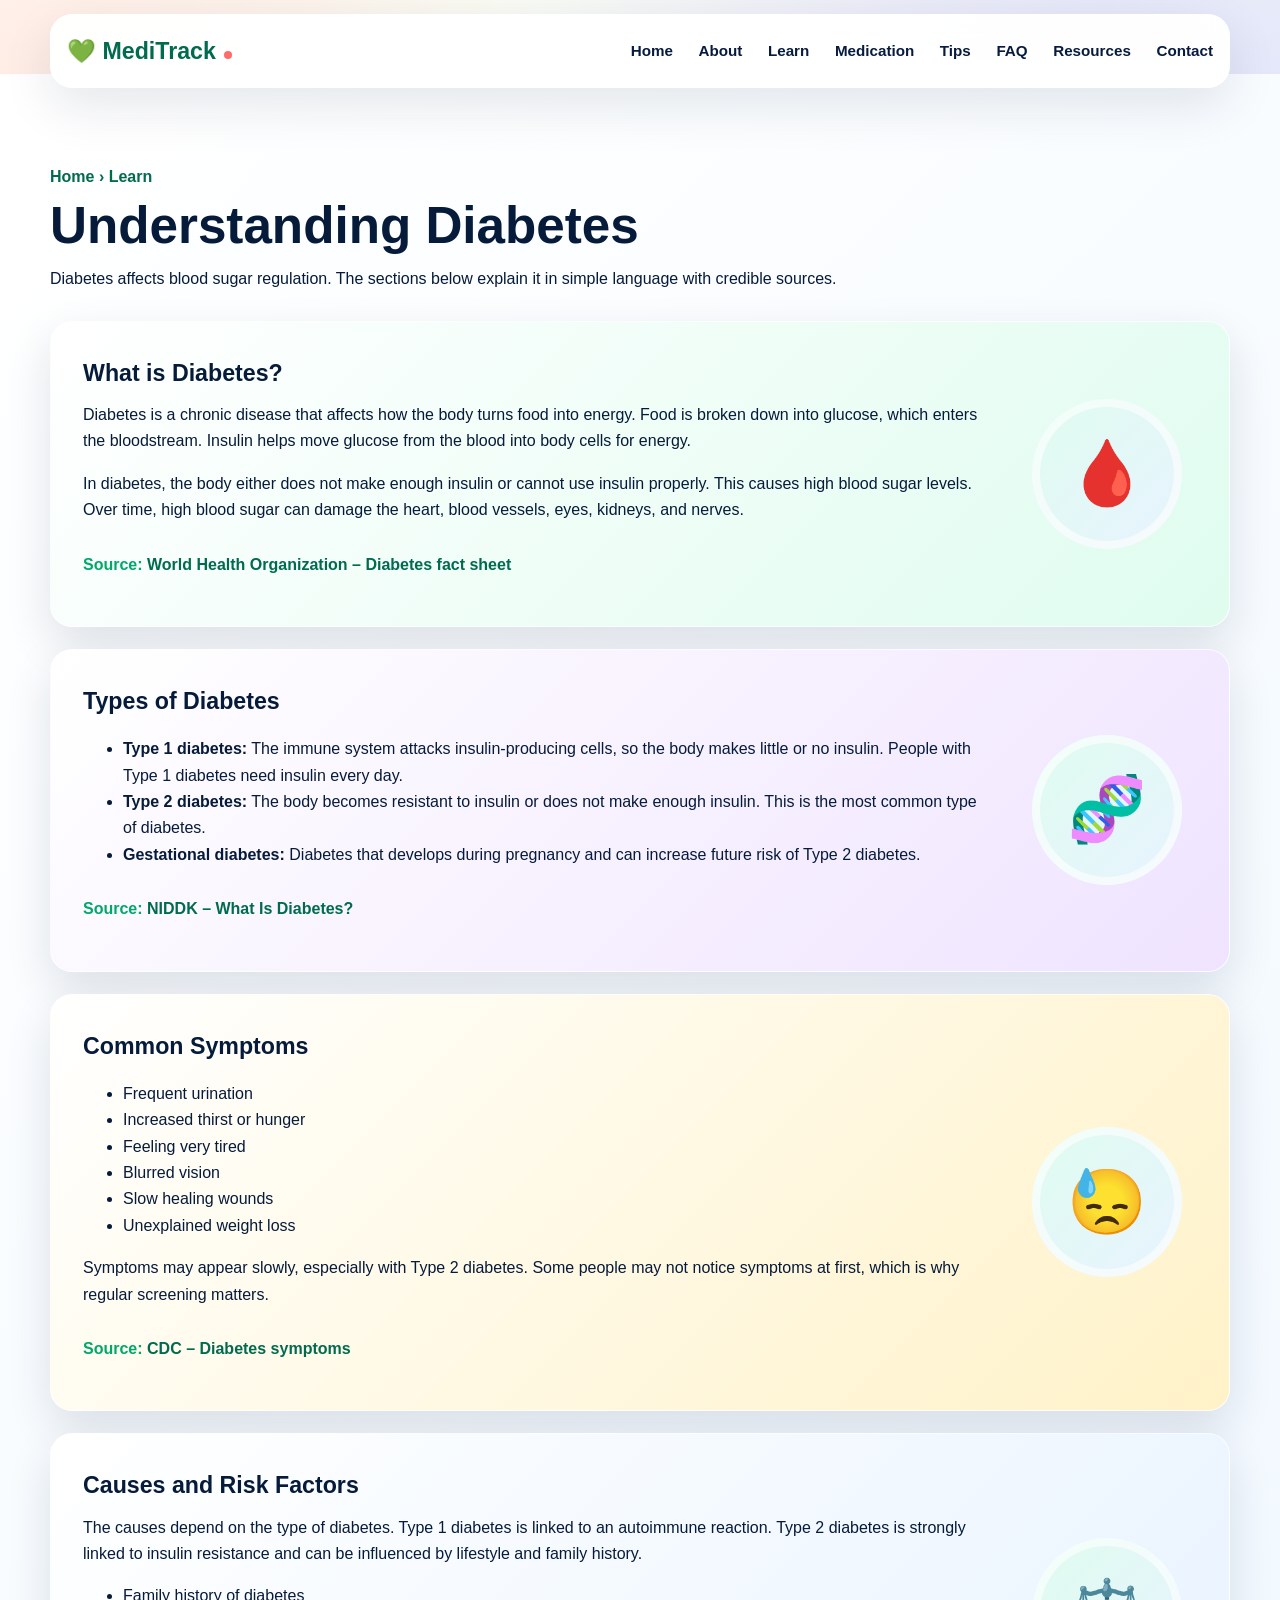
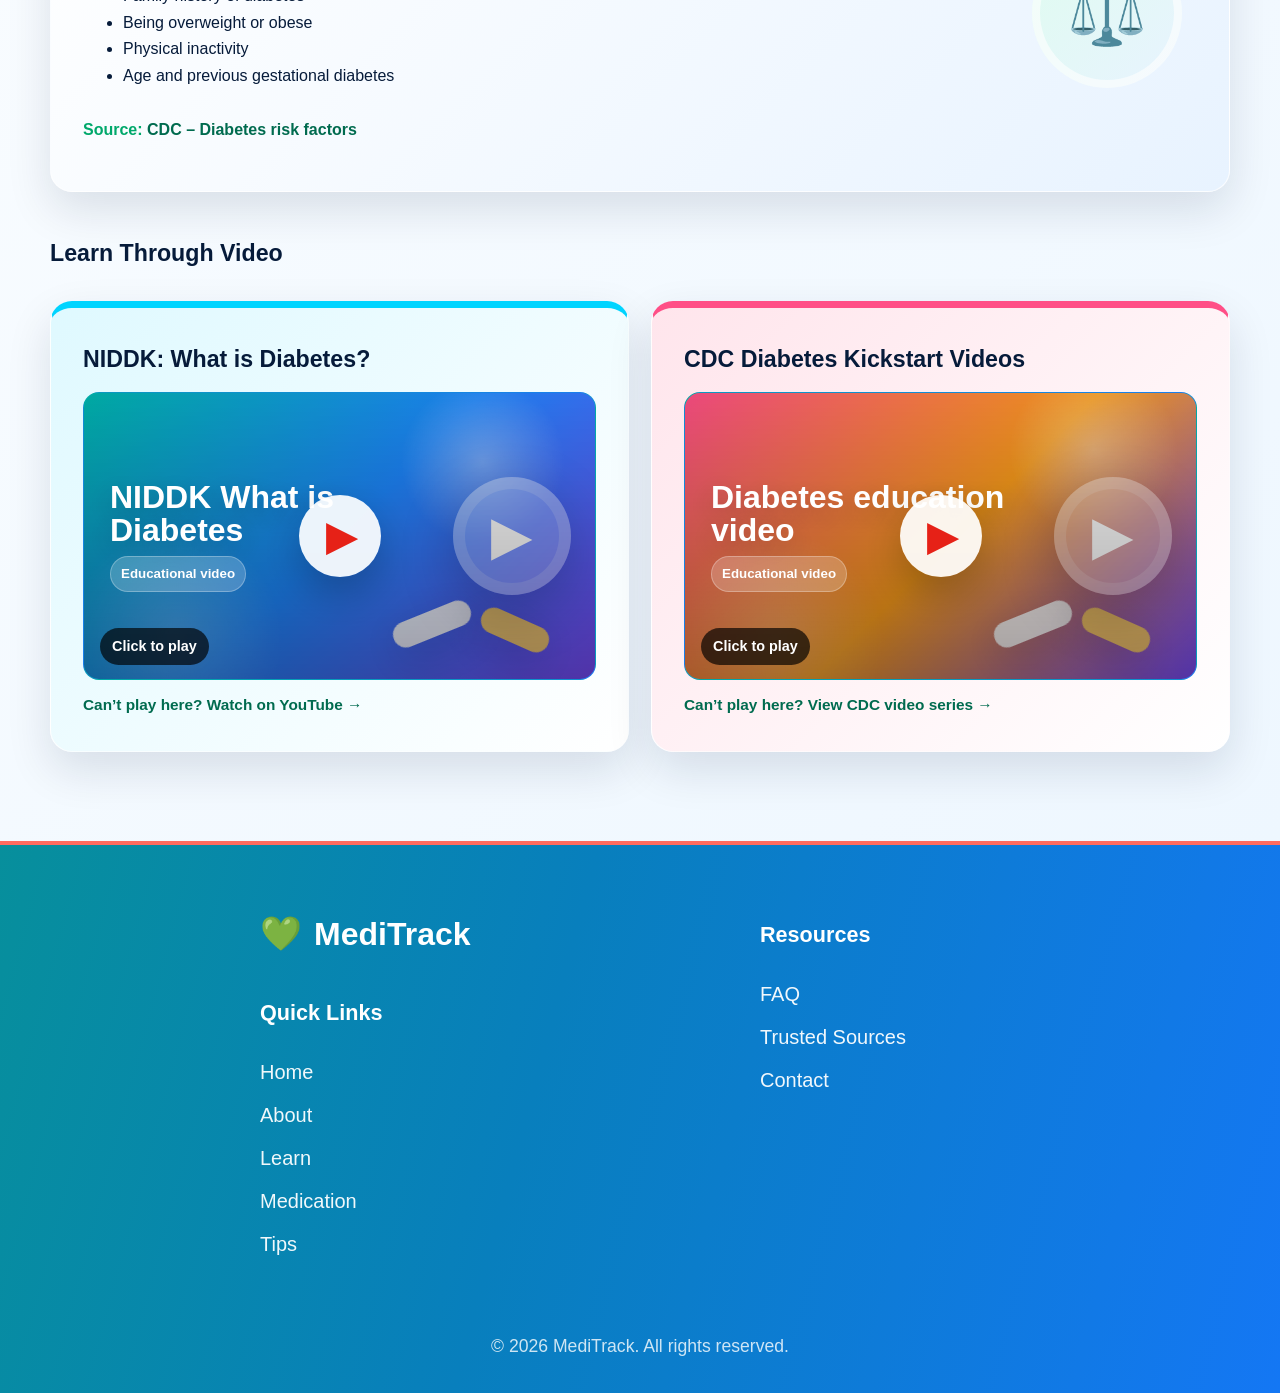
<file: learn.html>
<!doctype html>
<html lang="en">
  <head>
<link rel="icon" href="/favicon.ico">
    <meta charset="UTF-8" />
    <meta name="viewport" content="width=device-width, initial-scale=1.0" />
    <meta name="referrer" content="strict-origin-when-cross-origin" />
    <meta
      name="description"
      content="MediTrack is a static educational website that helps diabetes patients learn about diabetes, medication safety, adherence tips, and trusted health resources."
    />
    <meta name="robots" content="index, follow" />
    <title>MediTrack | Learn About Diabetes</title>
    <link rel="stylesheet" href="style.css" />
    <script src="script.js" defer></script>
  </head>
  <body>
    <header class="site-header">
      <nav aria-label="Main navigation" class="navbar container">
        <a aria-label="MediTrack Home" class="logo" href="index.html"
          >💚 MediTrack</a
        >
        <button
          aria-expanded="false"
          aria-label="Open navigation menu"
          class="menu-toggle"
        >
          ☰
        </button>
        <ul class="nav-links">
          <li><a href="index.html">Home</a></li>
          <li><a href="about.html">About</a></li>
          <li><a href="learn.html">Learn</a></li>
          <li><a href="medication.html">Medication</a></li>
          <li><a href="tips.html">Tips</a></li>
          <li><a href="faq.html">FAQ</a></li>
          <li><a href="resources.html">Resources</a></li>
          <li><a href="contact.html">Contact</a></li>
        </ul>
      </nav>
    </header>

    <main>
      <section class="section-padding" id="learn">
        <div class="container">
          <div class="section-title">
            <span class="breadcrumb">Home › Learn</span>
            <h2>Understanding Diabetes</h2>
            <p>
              Diabetes affects blood sugar regulation. The sections below
              explain it in simple language with credible sources.
            </p>
          </div>
          <div class="info-stack">
            <article class="info-card">
              <div>
                <h3>What is Diabetes?</h3>
                <p>
                  Diabetes is a chronic disease that affects how the body turns
                  food into energy. Food is broken down into glucose, which
                  enters the bloodstream. Insulin helps move glucose from the
                  blood into body cells for energy.
                </p>
                <p>
                  In diabetes, the body either does not make enough insulin or
                  cannot use insulin properly. This causes high blood sugar
                  levels. Over time, high blood sugar can damage the heart,
                  blood vessels, eyes, kidneys, and nerves.
                </p>
                <p class="source">
                  Source:
                  <a
                    href="https://www.who.int/news-room/fact-sheets/detail/diabetes"
                    rel="noopener"
                    target="_blank"
                    >World Health Organization – Diabetes fact sheet</a
                  >
                </p>
              </div>
              <div class="round-icon">🩸</div>
            </article>
            <article class="info-card">
              <div>
                <h3>Types of Diabetes</h3>
                <ul>
                  <li>
                    <strong>Type 1 diabetes:</strong> The immune system attacks
                    insulin-producing cells, so the body makes little or no
                    insulin. People with Type 1 diabetes need insulin every day.
                  </li>
                  <li>
                    <strong>Type 2 diabetes:</strong> The body becomes resistant
                    to insulin or does not make enough insulin. This is the most
                    common type of diabetes.
                  </li>
                  <li>
                    <strong>Gestational diabetes:</strong> Diabetes that
                    develops during pregnancy and can increase future risk of
                    Type 2 diabetes.
                  </li>
                </ul>
                <p class="source">
                  Source:
                  <a
                    href="https://www.niddk.nih.gov/health-information/diabetes/overview/what-is-diabetes"
                    rel="noopener"
                    target="_blank"
                    >NIDDK – What Is Diabetes?</a
                  >
                </p>
              </div>
              <div class="round-icon">🧬</div>
            </article>
            <article class="info-card">
              <div>
                <h3>Common Symptoms</h3>
                <ul>
                  <li>Frequent urination</li>
                  <li>Increased thirst or hunger</li>
                  <li>Feeling very tired</li>
                  <li>Blurred vision</li>
                  <li>Slow healing wounds</li>
                  <li>Unexplained weight loss</li>
                </ul>
                <p>
                  Symptoms may appear slowly, especially with Type 2 diabetes.
                  Some people may not notice symptoms at first, which is why
                  regular screening matters.
                </p>
                <p class="source">
                  Source:
                  <a
                    href="https://www.cdc.gov/diabetes/signs-symptoms/index.html"
                    rel="noopener"
                    target="_blank"
                    >CDC – Diabetes symptoms</a
                  >
                </p>
              </div>
              <div class="round-icon">😓</div>
            </article>
            <article class="info-card">
              <div>
                <h3>Causes and Risk Factors</h3>
                <p>
                  The causes depend on the type of diabetes. Type 1 diabetes is
                  linked to an autoimmune reaction. Type 2 diabetes is strongly
                  linked to insulin resistance and can be influenced by
                  lifestyle and family history.
                </p>
                <ul>
                  <li>Family history of diabetes</li>
                  <li>Being overweight or obese</li>
                  <li>Physical inactivity</li>
                  <li>Age and previous gestational diabetes</li>
                </ul>
                <p class="source">
                  Source:
                  <a
                    href="https://www.cdc.gov/diabetes/risk-factors/index.html"
                    rel="noopener"
                    target="_blank"
                    >CDC – Diabetes risk factors</a
                  >
                </p>
              </div>
              <div class="round-icon">⚖️</div>
            </article>
          </div>
          <div class="section-title compact">
            <h3>Learn Through Video</h3>
          </div>
          <div class="video-grid two">
            <article class="video-card">
              <h3>NIDDK: What is Diabetes?</h3>
              <div
                aria-label="Play video: NIDDK What is Diabetes"
                class="video-frame video-placeholder"
                data-video-id="2TWelC6SHr8"
                data-video-title="NIDDK What is Diabetes"
                role="button"
                tabindex="0"
              >
                <div aria-hidden="true" class="local-video-thumb">
                  <span class="thumb-pill thumb-one"></span
                  ><span class="thumb-pill thumb-two"></span
                  ><span class="thumb-circle">▶</span
                  ><strong>NIDDK What is Diabetes</strong
                  ><small>Educational video</small>
                </div>
                <span aria-hidden="true" class="play-btn">▶</span>
                <span class="video-hint">Click to play</span>
              </div>
              <a
                class="watch-link"
                href="https://www.youtube.com/watch?v=2TWelC6SHr8"
                rel="noopener"
                target="_blank"
                >Can’t play here? Watch on YouTube →</a
              >
            </article>
            <article class="video-card">
              <h3>CDC Diabetes Kickstart Videos</h3>
              <div
                aria-label="Play video: Diabetes education video"
                class="video-frame video-placeholder"
                data-video-id="2TWelC6SHr8"
                data-video-title="Diabetes education video"
                role="button"
                tabindex="0"
              >
                <div aria-hidden="true" class="local-video-thumb">
                  <span class="thumb-pill thumb-one"></span
                  ><span class="thumb-pill thumb-two"></span
                  ><span class="thumb-circle">▶</span
                  ><strong>Diabetes education video</strong
                  ><small>Educational video</small>
                </div>
                <span aria-hidden="true" class="play-btn">▶</span>
                <span class="video-hint">Click to play</span>
              </div>
              <a
                class="watch-link"
                href="https://www.cdc.gov/diabetes/diabetes-tv/diabetes-kickstart.html"
                rel="noopener"
                target="_blank"
                >Can’t play here? View CDC video series →</a
              >
            </article>
          </div>
        </div>
      </section>
    </main>

    <footer class="site-footer">
      <div class="disclaimer">
        ⚠️ This website is for educational purposes only. Always consult a
        healthcare professional.
      </div>
      <div class="container footer-grid">
        <div>
          <h3>💚 MediTrack</h3>
          <p>Helping you manage diabetes for a healthier tomorrow.</p>
        </div>
        <div>
          <h4>Quick Links</h4>
          <a href="index.html">Home</a><a href="about.html">About</a
          ><a href="learn.html">Learn</a><a href="medication.html">Medication</a
          ><a href="tips.html">Tips</a>
        </div>
        <div>
          <h4>Resources</h4>
          <a href="faq.html">FAQ</a><a href="resources.html">Trusted Sources</a
          ><a href="contact.html">Contact</a>
        </div>
        <div>
          <h4>Connect</h4>
          <div aria-label="Social media links" class="social-icons">
            <a
              aria-label="Facebook"
              href="https://www.facebook.com/"
              rel="noopener"
              target="_blank"
              ><svg aria-hidden="true" viewbox="0 0 24 24">
                <path
                  d="M22 12.06C22 6.5 17.52 2 12 2S2 6.5 2 12.06c0 5.02 3.66 9.19 8.44 9.94v-7.03H7.9v-2.91h2.54V9.84c0-2.52 1.49-3.91 3.77-3.91 1.09 0 2.23.2 2.23.2v2.47h-1.26c-1.24 0-1.63.78-1.63 1.57v1.89h2.78l-.44 2.91h-2.34V22C18.34 21.25 22 17.08 22 12.06z"
                ></path></svg
            ></a>
            <a
              aria-label="YouTube"
              href="https://www.youtube.com/"
              rel="noopener"
              target="_blank"
              ><svg aria-hidden="true" viewbox="0 0 24 24">
                <path
                  d="M23.5 6.2a3 3 0 0 0-2.1-2.13C19.53 3.56 12 3.56 12 3.56s-7.53 0-9.4.51A3 3 0 0 0 .5 6.2 31.2 31.2 0 0 0 0 12a31.2 31.2 0 0 0 .5 5.8 3 3 0 0 0 2.1 2.13c1.87.51 9.4.51 9.4.51s7.53 0 9.4-.51a3 3 0 0 0 2.1-2.13A31.2 31.2 0 0 0 24 12a31.2 31.2 0 0 0-.5-5.8zM9.55 15.57V8.43L15.82 12l-6.27 3.57z"
                ></path></svg
            ></a>
            <a
              aria-label="Instagram"
              href="https://www.instagram.com/"
              rel="noopener"
              target="_blank"
              ><svg aria-hidden="true" viewbox="0 0 24 24">
                <path
                  d="M7.8 2h8.4A5.8 5.8 0 0 1 22 7.8v8.4a5.8 5.8 0 0 1-5.8 5.8H7.8A5.8 5.8 0 0 1 2 16.2V7.8A5.8 5.8 0 0 1 7.8 2zm0 2A3.8 3.8 0 0 0 4 7.8v8.4A3.8 3.8 0 0 0 7.8 20h8.4a3.8 3.8 0 0 0 3.8-3.8V7.8A3.8 3.8 0 0 0 16.2 4H7.8zm8.7 2.3a1.2 1.2 0 1 1 0 2.4 1.2 1.2 0 0 1 0-2.4zM12 7.1a4.9 4.9 0 1 1 0 9.8 4.9 4.9 0 0 1 0-9.8zm0 2a2.9 2.9 0 1 0 0 5.8 2.9 2.9 0 0 0 0-5.8z"
                ></path></svg
            ></a>
          </div>
        </div>
      </div>
      <p class="copyright">© 2026 MediTrack. All rights reserved.</p>
    </footer>
  </body>
</html>
</file>
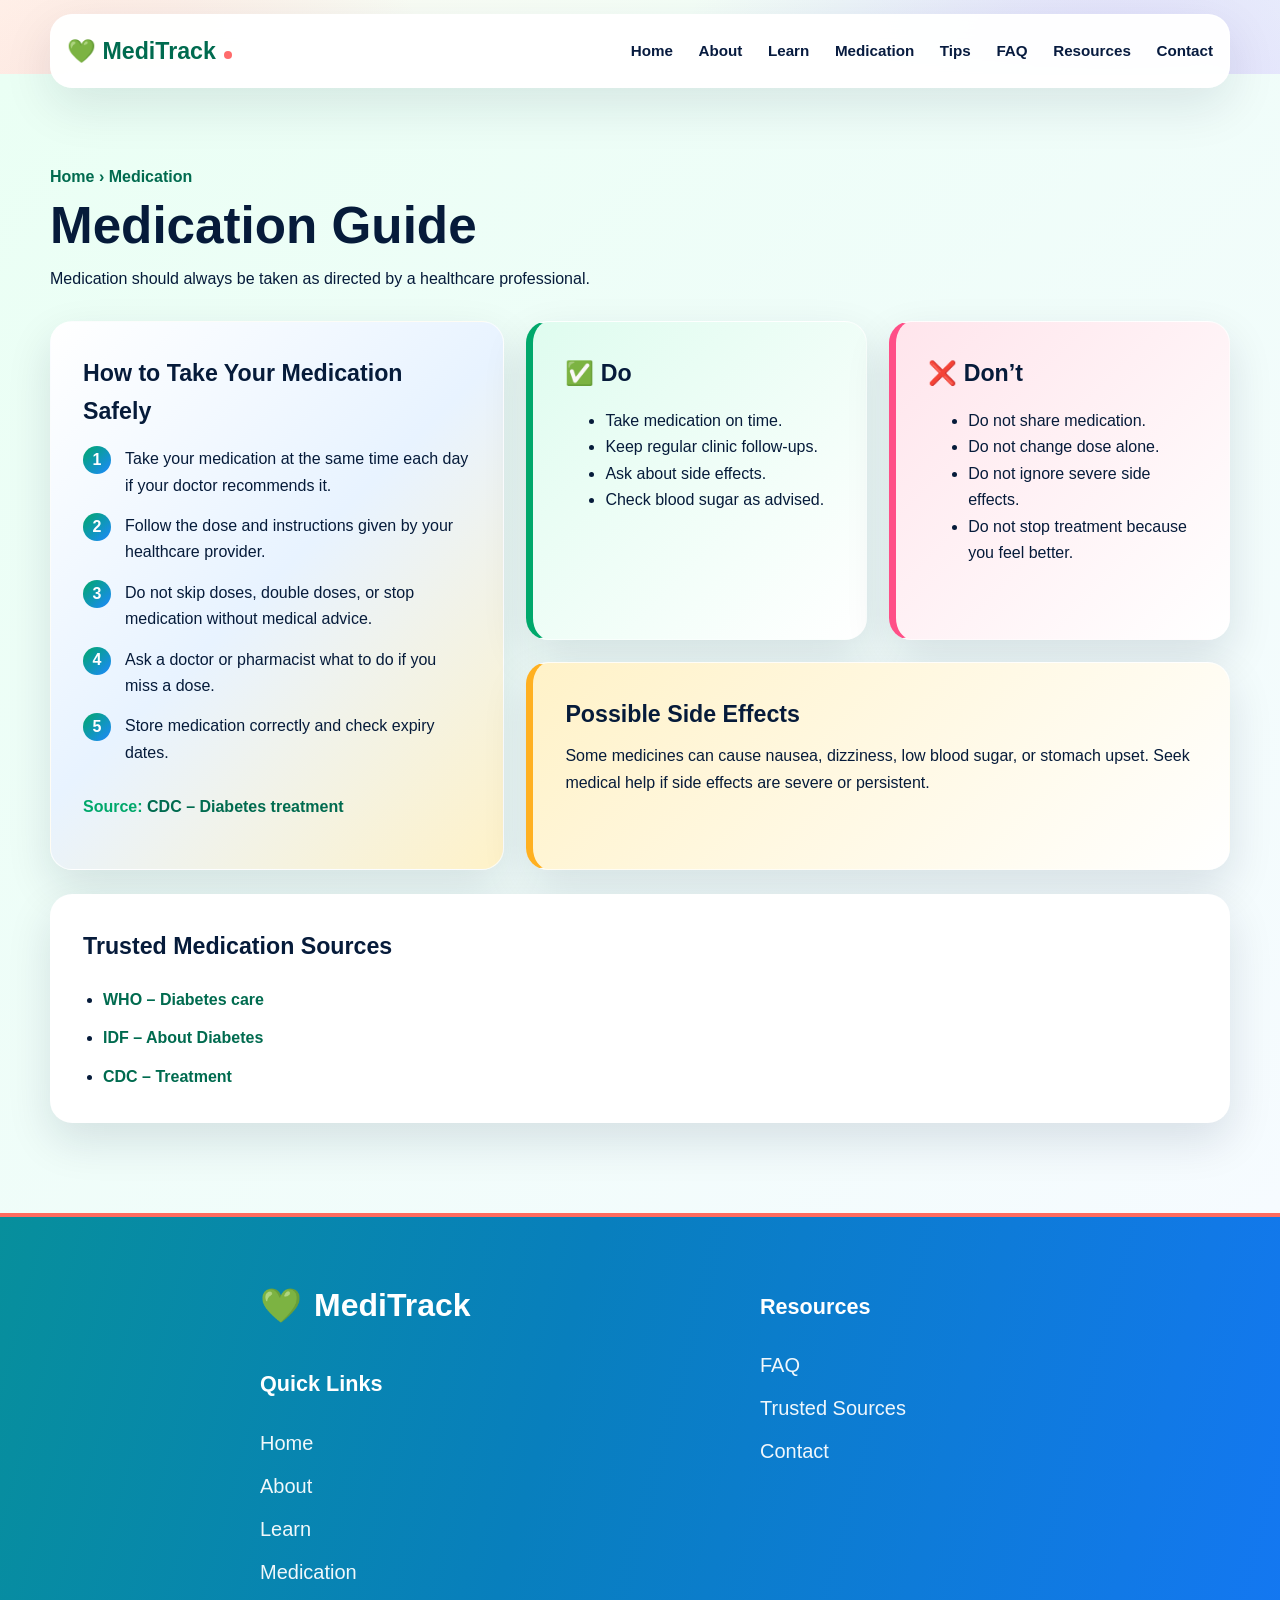
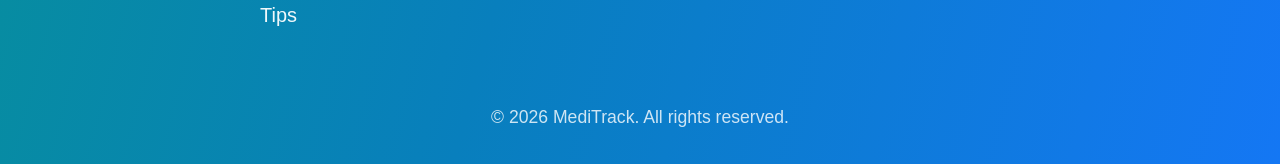
<file: medication.html>
<!doctype html>
<html lang="en">
  <head>
<link rel="icon" href="/favicon.ico">
    <meta charset="UTF-8" />
    <meta name="viewport" content="width=device-width, initial-scale=1.0" />
    <meta name="referrer" content="strict-origin-when-cross-origin" />
    <meta
      name="description"
      content="MediTrack is a static educational website that helps diabetes patients learn about diabetes, medication safety, adherence tips, and trusted health resources."
    />
    <meta name="robots" content="index, follow" />
    <title>MediTrack | Medication Guide</title>
    <link rel="stylesheet" href="style.css" />
    <script src="script.js" defer></script>
  </head>
  <body>
    <header class="site-header">
      <nav aria-label="Main navigation" class="navbar container">
        <a aria-label="MediTrack Home" class="logo" href="index.html"
          >💚 MediTrack</a
        >
        <button
          aria-expanded="false"
          aria-label="Open navigation menu"
          class="menu-toggle"
        >
          ☰
        </button>
        <ul class="nav-links">
          <li><a href="index.html">Home</a></li>
          <li><a href="about.html">About</a></li>
          <li><a href="learn.html">Learn</a></li>
          <li><a href="medication.html">Medication</a></li>
          <li><a href="tips.html">Tips</a></li>
          <li><a href="faq.html">FAQ</a></li>
          <li><a href="resources.html">Resources</a></li>
          <li><a href="contact.html">Contact</a></li>
        </ul>
      </nav>
    </header>

    <main>
      <section class="section-padding soft-bg" id="medication">
        <div class="container">
          <div class="section-title">
            <span class="breadcrumb">Home › Medication</span>
            <h2>Medication Guide</h2>
            <p>
              Medication should always be taken as directed by a healthcare
              professional.
            </p>
          </div>
          <div class="med-grid">
            <article class="panel large-panel">
              <h3>How to Take Your Medication Safely</h3>
              <ol class="number-list">
                <li>
                  Take your medication at the same time each day if your doctor
                  recommends it.
                </li>
                <li>
                  Follow the dose and instructions given by your healthcare
                  provider.
                </li>
                <li>
                  Do not skip doses, double doses, or stop medication without
                  medical advice.
                </li>
                <li>
                  Ask a doctor or pharmacist what to do if you miss a dose.
                </li>
                <li>Store medication correctly and check expiry dates.</li>
              </ol>
              <p class="source">
                Source:
                <a
                  href="https://www.cdc.gov/diabetes/treatment/index.html"
                  rel="noopener"
                  target="_blank"
                  >CDC – Diabetes treatment</a
                >
              </p>
            </article>
            <article class="panel dos">
              <h3>✅ Do</h3>
              <ul>
                <li>Take medication on time.</li>
                <li>Keep regular clinic follow-ups.</li>
                <li>Ask about side effects.</li>
                <li>Check blood sugar as advised.</li>
              </ul>
            </article>
            <article class="panel donts">
              <h3>❌ Don’t</h3>
              <ul>
                <li>Do not share medication.</li>
                <li>Do not change dose alone.</li>
                <li>Do not ignore severe side effects.</li>
                <li>Do not stop treatment because you feel better.</li>
              </ul>
            </article>
            <article class="panel warning">
              <h3>Possible Side Effects</h3>
              <p>
                Some medicines can cause nausea, dizziness, low blood sugar, or
                stomach upset. Seek medical help if side effects are severe or
                persistent.
              </p>
            </article>
          </div>
          <div class="video-grid two top-gap">
            <article class="resources-card">
              <h3>Trusted Medication Sources</h3>
              <ul class="link-list">
                <li>
                  <a
                    href="https://www.who.int/news-room/fact-sheets/detail/diabetes"
                    rel="noopener"
                    target="_blank"
                    >WHO – Diabetes care</a
                  >
                </li>
                <li>
                  <a
                    href="https://idf.org/about-diabetes/"
                    rel="noopener"
                    target="_blank"
                    >IDF – About Diabetes</a
                  >
                </li>
                <li>
                  <a
                    href="https://www.cdc.gov/diabetes/treatment/index.html"
                    rel="noopener"
                    target="_blank"
                    >CDC – Treatment</a
                  >
                </li>
              </ul>
            </article>
          </div>
        </div>
      </section>
    </main>

    <footer class="site-footer">
      <div class="disclaimer">
        ⚠️ This website is for educational purposes only. Always consult a
        healthcare professional.
      </div>
      <div class="container footer-grid">
        <div>
          <h3>💚 MediTrack</h3>
          <p>Helping you manage diabetes for a healthier tomorrow.</p>
        </div>
        <div>
          <h4>Quick Links</h4>
          <a href="index.html">Home</a><a href="about.html">About</a
          ><a href="learn.html">Learn</a><a href="medication.html">Medication</a
          ><a href="tips.html">Tips</a>
        </div>
        <div>
          <h4>Resources</h4>
          <a href="faq.html">FAQ</a><a href="resources.html">Trusted Sources</a
          ><a href="contact.html">Contact</a>
        </div>
        <div>
          <h4>Connect</h4>
          <div aria-label="Social media links" class="social-icons">
            <a
              aria-label="Facebook"
              href="https://www.facebook.com/"
              rel="noopener"
              target="_blank"
              ><svg aria-hidden="true" viewbox="0 0 24 24">
                <path
                  d="M22 12.06C22 6.5 17.52 2 12 2S2 6.5 2 12.06c0 5.02 3.66 9.19 8.44 9.94v-7.03H7.9v-2.91h2.54V9.84c0-2.52 1.49-3.91 3.77-3.91 1.09 0 2.23.2 2.23.2v2.47h-1.26c-1.24 0-1.63.78-1.63 1.57v1.89h2.78l-.44 2.91h-2.34V22C18.34 21.25 22 17.08 22 12.06z"
                ></path></svg
            ></a>
            <a
              aria-label="YouTube"
              href="https://www.youtube.com/"
              rel="noopener"
              target="_blank"
              ><svg aria-hidden="true" viewbox="0 0 24 24">
                <path
                  d="M23.5 6.2a3 3 0 0 0-2.1-2.13C19.53 3.56 12 3.56 12 3.56s-7.53 0-9.4.51A3 3 0 0 0 .5 6.2 31.2 31.2 0 0 0 0 12a31.2 31.2 0 0 0 .5 5.8 3 3 0 0 0 2.1 2.13c1.87.51 9.4.51 9.4.51s7.53 0 9.4-.51a3 3 0 0 0 2.1-2.13A31.2 31.2 0 0 0 24 12a31.2 31.2 0 0 0-.5-5.8zM9.55 15.57V8.43L15.82 12l-6.27 3.57z"
                ></path></svg
            ></a>
            <a
              aria-label="Instagram"
              href="https://www.instagram.com/"
              rel="noopener"
              target="_blank"
              ><svg aria-hidden="true" viewbox="0 0 24 24">
                <path
                  d="M7.8 2h8.4A5.8 5.8 0 0 1 22 7.8v8.4a5.8 5.8 0 0 1-5.8 5.8H7.8A5.8 5.8 0 0 1 2 16.2V7.8A5.8 5.8 0 0 1 7.8 2zm0 2A3.8 3.8 0 0 0 4 7.8v8.4A3.8 3.8 0 0 0 7.8 20h8.4a3.8 3.8 0 0 0 3.8-3.8V7.8A3.8 3.8 0 0 0 16.2 4H7.8zm8.7 2.3a1.2 1.2 0 1 1 0 2.4 1.2 1.2 0 0 1 0-2.4zM12 7.1a4.9 4.9 0 1 1 0 9.8 4.9 4.9 0 0 1 0-9.8zm0 2a2.9 2.9 0 1 0 0 5.8 2.9 2.9 0 0 0 0-5.8z"
                ></path></svg
            ></a>
          </div>
        </div>
      </div>
      <p class="copyright">© 2026 MediTrack. All rights reserved.</p>
    </footer>
  </body>
</html>
</file>
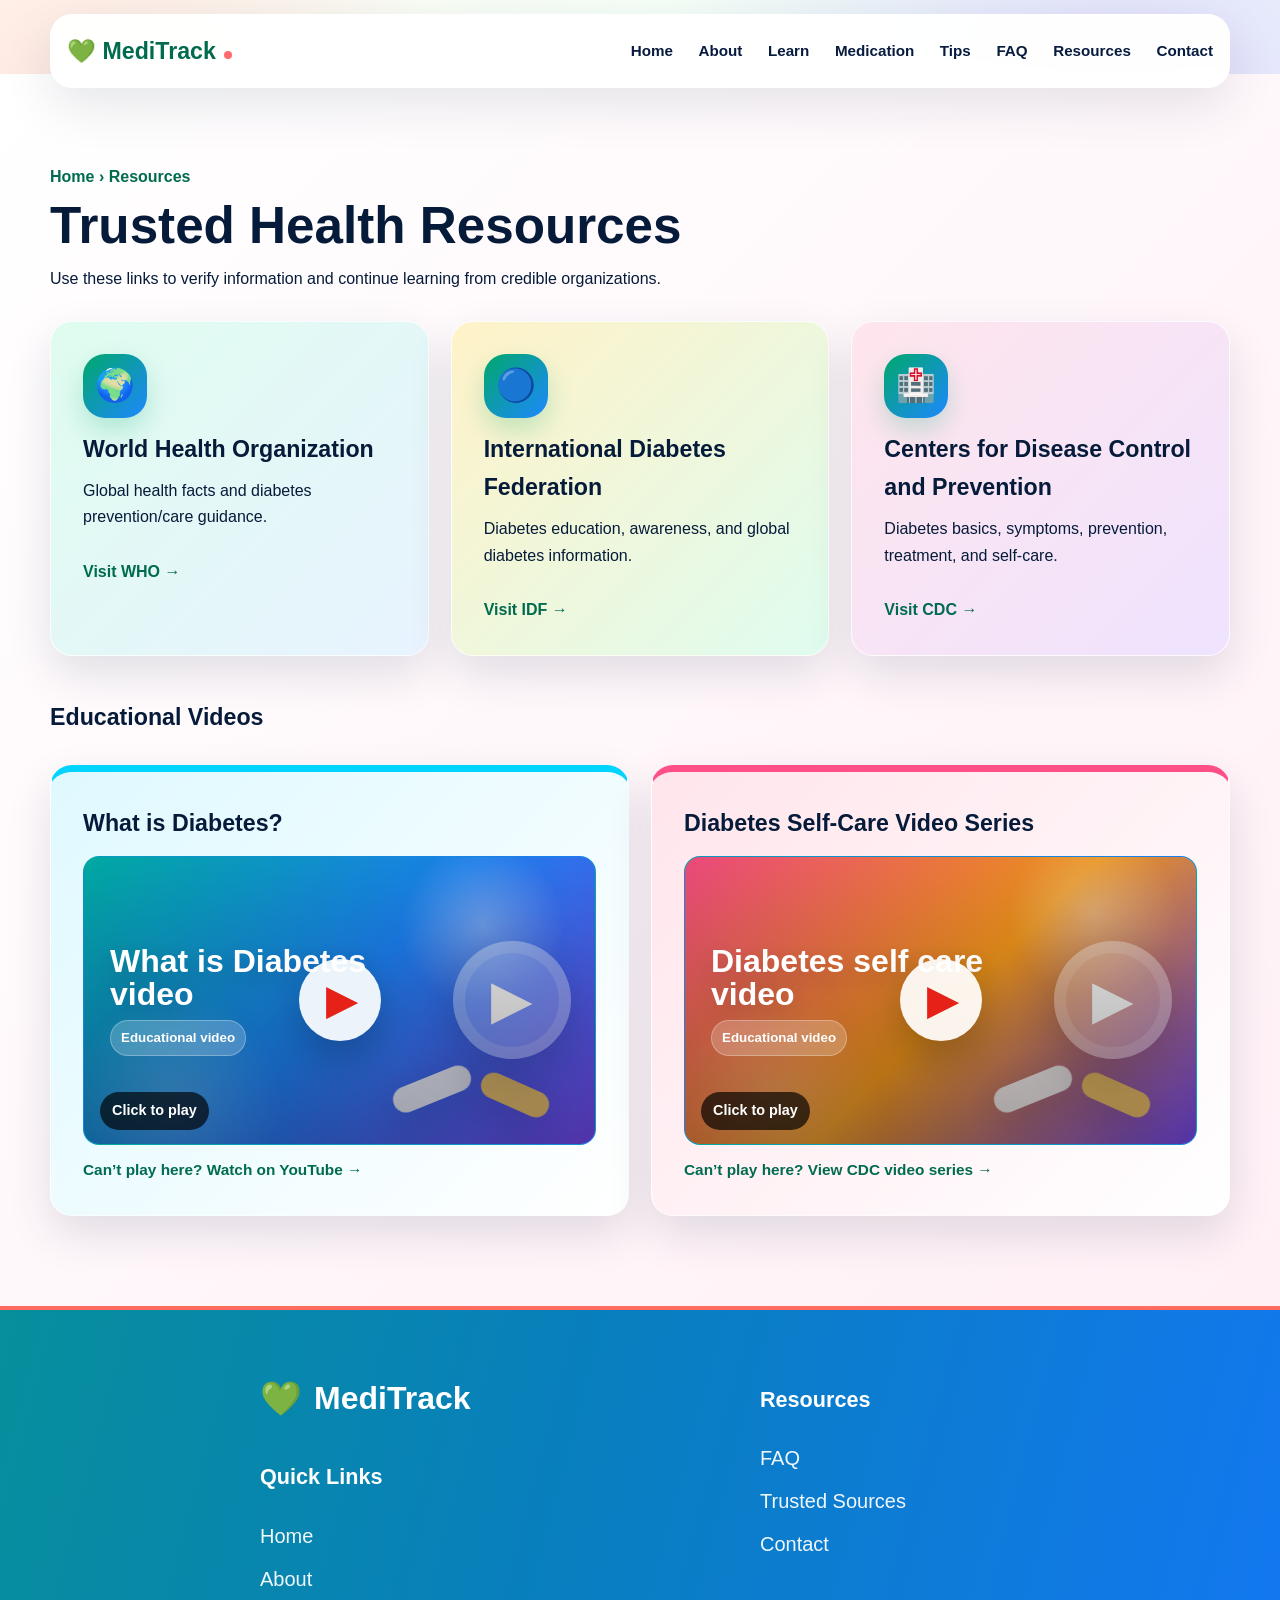
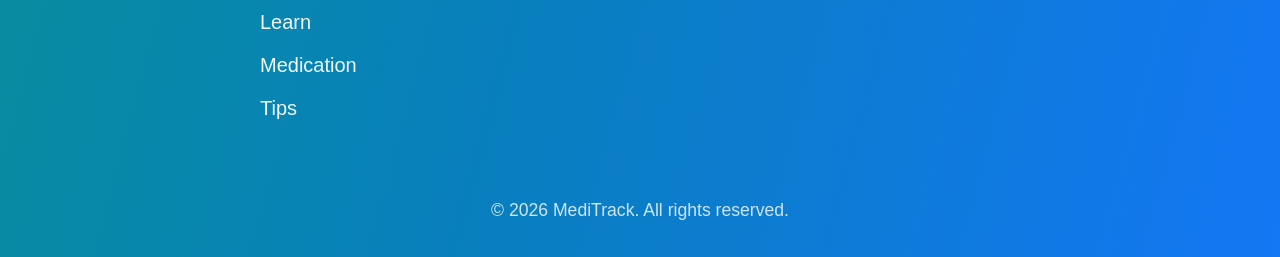
<file: resources.html>
<!doctype html>
<html lang="en">
  <head>
<link rel="icon" href="/favicon.ico">
    <meta charset="UTF-8" />
    <meta name="viewport" content="width=device-width, initial-scale=1.0" />
    <meta name="referrer" content="strict-origin-when-cross-origin" />
    <meta
      name="description"
      content="MediTrack is a static educational website that helps diabetes patients learn about diabetes, medication safety, adherence tips, and trusted health resources."
    />
    <meta name="robots" content="index, follow" />
    <title>MediTrack | Trusted Resources</title>
    <link rel="stylesheet" href="style.css" />
    <script src="script.js" defer></script>
  </head>
  <body>
    <header class="site-header">
      <nav aria-label="Main navigation" class="navbar container">
        <a aria-label="MediTrack Home" class="logo" href="index.html"
          >💚 MediTrack</a
        >
        <button
          aria-expanded="false"
          aria-label="Open navigation menu"
          class="menu-toggle"
        >
          ☰
        </button>
        <ul class="nav-links">
          <li><a href="index.html">Home</a></li>
          <li><a href="about.html">About</a></li>
          <li><a href="learn.html">Learn</a></li>
          <li><a href="medication.html">Medication</a></li>
          <li><a href="tips.html">Tips</a></li>
          <li><a href="faq.html">FAQ</a></li>
          <li><a href="resources.html">Resources</a></li>
          <li><a href="contact.html">Contact</a></li>
        </ul>
      </nav>
    </header>

    <main>
      <section class="section-padding" id="resources">
        <div class="container">
          <div class="section-title">
            <span class="breadcrumb">Home › Resources</span>
            <h2>Trusted Health Resources</h2>
            <p>
              Use these links to verify information and continue learning from
              credible organizations.
            </p>
          </div>
          <div class="card-grid three">
            <article class="source-card">
              <span>🌍</span>
              <h3>World Health Organization</h3>
              <p>Global health facts and diabetes prevention/care guidance.</p>
              <a
                href="https://www.who.int/news-room/fact-sheets/detail/diabetes"
                rel="noopener"
                target="_blank"
                >Visit WHO →</a
              >
            </article>
            <article class="source-card">
              <span>🔵</span>
              <h3>International Diabetes Federation</h3>
              <p>
                Diabetes education, awareness, and global diabetes information.
              </p>
              <a
                href="https://idf.org/about-diabetes/"
                rel="noopener"
                target="_blank"
                >Visit IDF →</a
              >
            </article>
            <article class="source-card">
              <span>🏥</span>
              <h3>Centers for Disease Control and Prevention</h3>
              <p>
                Diabetes basics, symptoms, prevention, treatment, and self-care.
              </p>
              <a
                href="https://www.cdc.gov/diabetes/"
                rel="noopener"
                target="_blank"
                >Visit CDC →</a
              >
            </article>
          </div>
          <div class="section-title compact"><h3>Educational Videos</h3></div>
          <div class="video-grid two">
            <article class="video-card">
              <h3>What is Diabetes?</h3>
              <div
                aria-label="Play video: NIDDK: What is Diabetes"
                class="video-frame video-placeholder"
                data-video-id="2TWelC6SHr8"
                data-video-title="NIDDK: What is Diabetes"
                role="button"
                tabindex="0"
              >
                <div aria-hidden="true" class="local-video-thumb">
                  <span class="thumb-pill thumb-one"></span
                  ><span class="thumb-pill thumb-two"></span
                  ><span class="thumb-circle">▶</span
                  ><strong>What is Diabetes video</strong
                  ><small>Educational video</small>
                </div>
                <span aria-hidden="true" class="play-btn">▶</span>
                <span class="video-hint">Click to play</span>
              </div>
              <a
                class="watch-link"
                href="https://www.youtube.com/watch?v=2TWelC6SHr8"
                rel="noopener"
                target="_blank"
                >Can’t play here? Watch on YouTube →</a
              >
            </article>
            <article class="video-card">
              <h3>Diabetes Self-Care Video Series</h3>
              <div
                aria-label="Play video: Diabetes self care video"
                class="video-frame video-placeholder"
                data-video-id="2TWelC6SHr8"
                data-video-title="Diabetes self care video"
                role="button"
                tabindex="0"
              >
                <div aria-hidden="true" class="local-video-thumb">
                  <span class="thumb-pill thumb-one"></span
                  ><span class="thumb-pill thumb-two"></span
                  ><span class="thumb-circle">▶</span
                  ><strong>Diabetes self care video</strong
                  ><small>Educational video</small>
                </div>
                <span aria-hidden="true" class="play-btn">▶</span>
                <span class="video-hint">Click to play</span>
              </div>
              <a
                class="watch-link"
                href="https://www.cdc.gov/diabetes/diabetes-tv/diabetes-kickstart.html"
                rel="noopener"
                target="_blank"
                >Can’t play here? View CDC video series →</a
              >
            </article>
          </div>
        </div>
      </section>
    </main>

    <footer class="site-footer">
      <div class="disclaimer">
        ⚠️ This website is for educational purposes only. Always consult a
        healthcare professional.
      </div>
      <div class="container footer-grid">
        <div>
          <h3>💚 MediTrack</h3>
          <p>Helping you manage diabetes for a healthier tomorrow.</p>
        </div>
        <div>
          <h4>Quick Links</h4>
          <a href="index.html">Home</a><a href="about.html">About</a
          ><a href="learn.html">Learn</a><a href="medication.html">Medication</a
          ><a href="tips.html">Tips</a>
        </div>
        <div>
          <h4>Resources</h4>
          <a href="faq.html">FAQ</a><a href="resources.html">Trusted Sources</a
          ><a href="contact.html">Contact</a>
        </div>
        <div>
          <h4>Connect</h4>
          <div aria-label="Social media links" class="social-icons">
            <a
              aria-label="Facebook"
              href="https://www.facebook.com/"
              rel="noopener"
              target="_blank"
              ><svg aria-hidden="true" viewbox="0 0 24 24">
                <path
                  d="M22 12.06C22 6.5 17.52 2 12 2S2 6.5 2 12.06c0 5.02 3.66 9.19 8.44 9.94v-7.03H7.9v-2.91h2.54V9.84c0-2.52 1.49-3.91 3.77-3.91 1.09 0 2.23.2 2.23.2v2.47h-1.26c-1.24 0-1.63.78-1.63 1.57v1.89h2.78l-.44 2.91h-2.34V22C18.34 21.25 22 17.08 22 12.06z"
                ></path></svg
            ></a>
            <a
              aria-label="YouTube"
              href="https://www.youtube.com/"
              rel="noopener"
              target="_blank"
              ><svg aria-hidden="true" viewbox="0 0 24 24">
                <path
                  d="M23.5 6.2a3 3 0 0 0-2.1-2.13C19.53 3.56 12 3.56 12 3.56s-7.53 0-9.4.51A3 3 0 0 0 .5 6.2 31.2 31.2 0 0 0 0 12a31.2 31.2 0 0 0 .5 5.8 3 3 0 0 0 2.1 2.13c1.87.51 9.4.51 9.4.51s7.53 0 9.4-.51a3 3 0 0 0 2.1-2.13A31.2 31.2 0 0 0 24 12a31.2 31.2 0 0 0-.5-5.8zM9.55 15.57V8.43L15.82 12l-6.27 3.57z"
                ></path></svg
            ></a>
            <a
              aria-label="Instagram"
              href="https://www.instagram.com/"
              rel="noopener"
              target="_blank"
              ><svg aria-hidden="true" viewbox="0 0 24 24">
                <path
                  d="M7.8 2h8.4A5.8 5.8 0 0 1 22 7.8v8.4a5.8 5.8 0 0 1-5.8 5.8H7.8A5.8 5.8 0 0 1 2 16.2V7.8A5.8 5.8 0 0 1 7.8 2zm0 2A3.8 3.8 0 0 0 4 7.8v8.4A3.8 3.8 0 0 0 7.8 20h8.4a3.8 3.8 0 0 0 3.8-3.8V7.8A3.8 3.8 0 0 0 16.2 4H7.8zm8.7 2.3a1.2 1.2 0 1 1 0 2.4 1.2 1.2 0 0 1 0-2.4zM12 7.1a4.9 4.9 0 1 1 0 9.8 4.9 4.9 0 0 1 0-9.8zm0 2a2.9 2.9 0 1 0 0 5.8 2.9 2.9 0 0 0 0-5.8z"
                ></path></svg
            ></a>
          </div>
        </div>
      </div>
      <p class="copyright">© 2026 MediTrack. All rights reserved.</p>
    </footer>
  </body>
</html>
</file>
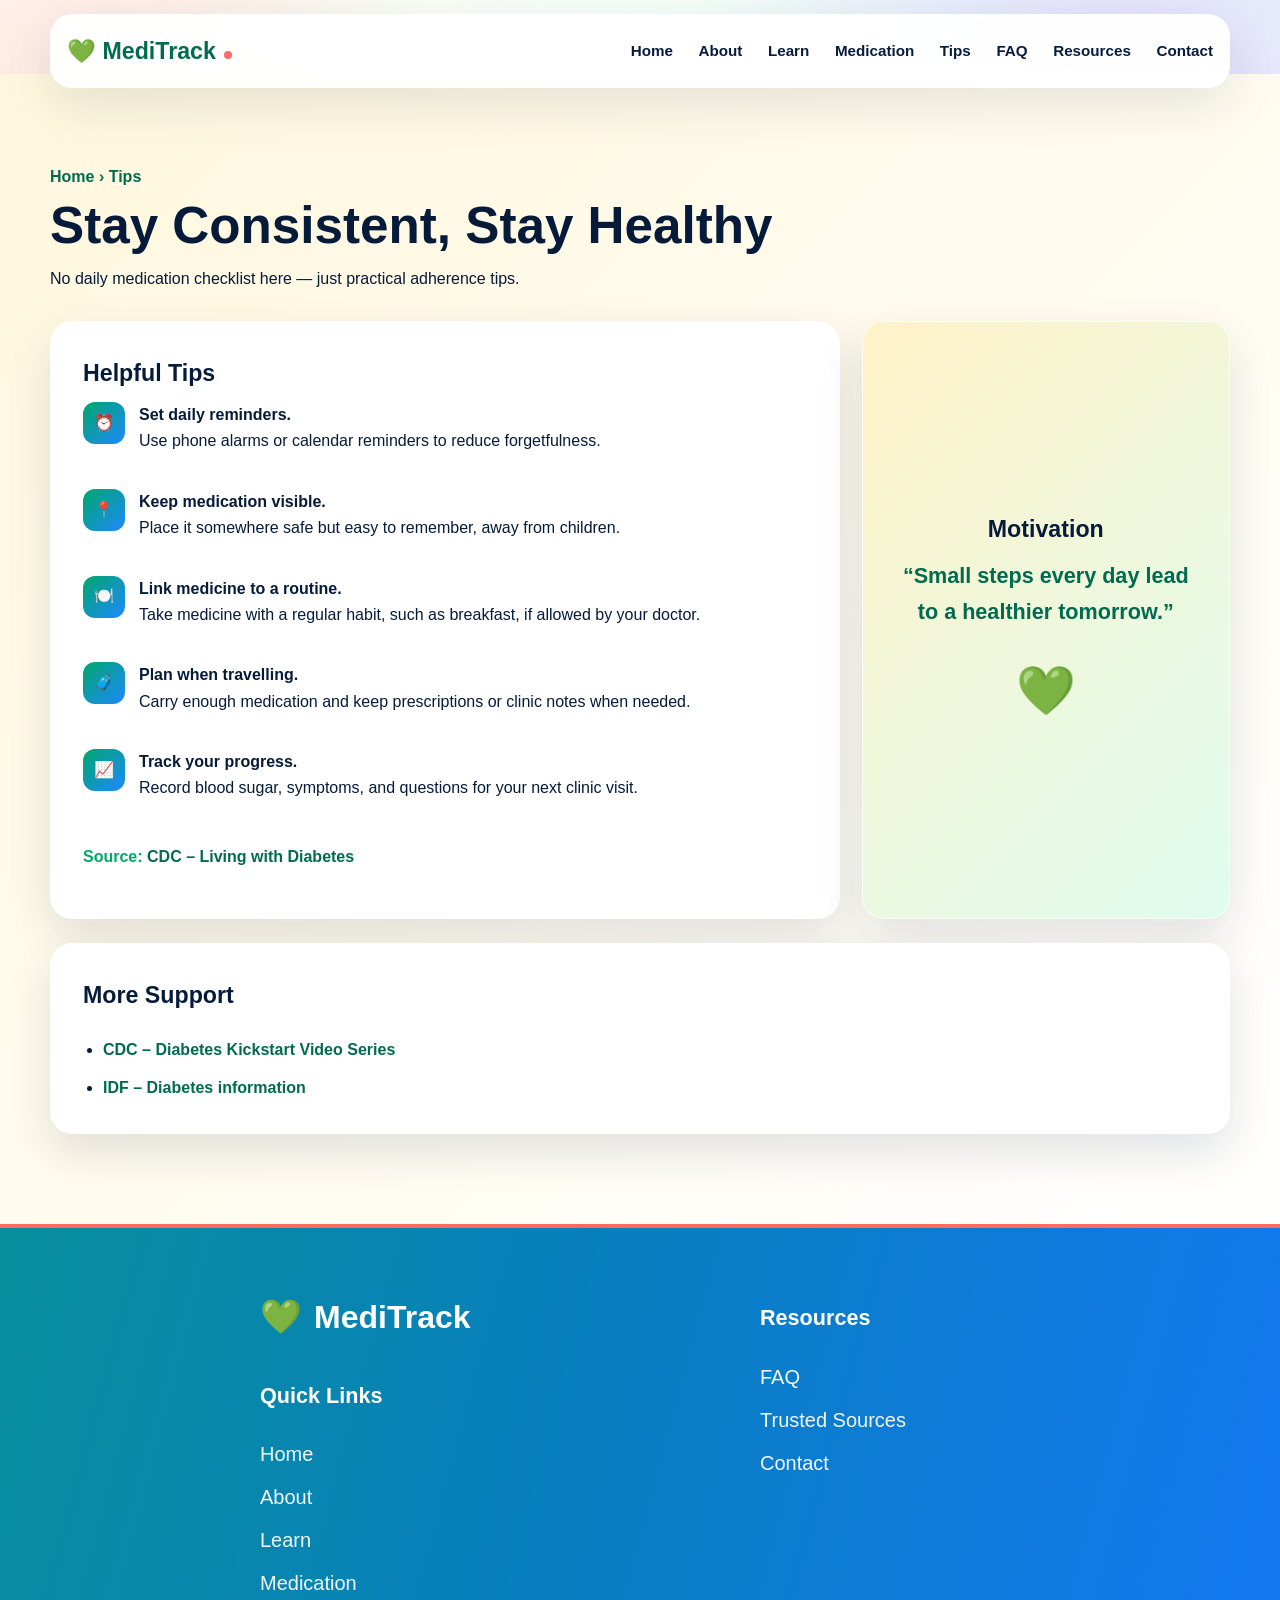
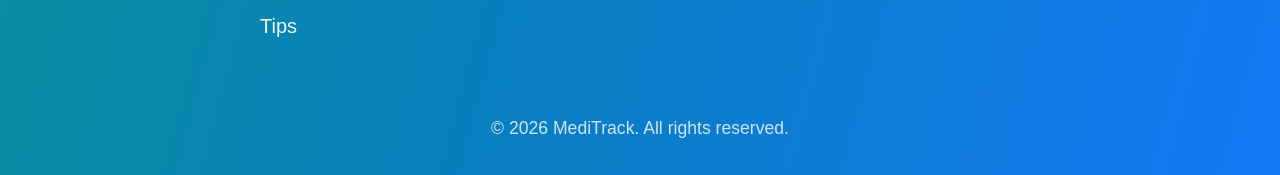
<file: tips.html>
<!doctype html>
<html lang="en">
  <head>
<link rel="icon" href="/favicon.ico">
    <meta charset="UTF-8" />
    <meta name="viewport" content="width=device-width, initial-scale=1.0" />
    <meta name="referrer" content="strict-origin-when-cross-origin" />
    <meta
      name="description"
      content="MediTrack is a static educational website that helps diabetes patients learn about diabetes, medication safety, adherence tips, and trusted health resources."
    />
    <meta name="robots" content="index, follow" />
    <title>MediTrack | Adherence Tips</title>
    <link rel="stylesheet" href="style.css" />
    <script src="script.js" defer></script>
  </head>
  <body>
    <header class="site-header">
      <nav aria-label="Main navigation" class="navbar container">
        <a aria-label="MediTrack Home" class="logo" href="index.html"
          >💚 MediTrack</a
        >
        <button
          aria-expanded="false"
          aria-label="Open navigation menu"
          class="menu-toggle"
        >
          ☰
        </button>
        <ul class="nav-links">
          <li><a href="index.html">Home</a></li>
          <li><a href="about.html">About</a></li>
          <li><a href="learn.html">Learn</a></li>
          <li><a href="medication.html">Medication</a></li>
          <li><a href="tips.html">Tips</a></li>
          <li><a href="faq.html">FAQ</a></li>
          <li><a href="resources.html">Resources</a></li>
          <li><a href="contact.html">Contact</a></li>
        </ul>
      </nav>
    </header>

    <main>
      <section class="section-padding" id="tips">
        <div class="container">
          <div class="section-title">
            <span class="breadcrumb">Home › Tips</span>
            <h2>Stay Consistent, Stay Healthy</h2>
            <p>
              No daily medication checklist here — just practical adherence
              tips.
            </p>
          </div>
          <div class="tips-layout">
            <article class="panel helpful-tips">
              <h3>Helpful Tips</h3>
              <ul class="tip-list">
                <li>
                  <span>⏰</span>
                  <div>
                    <strong>Set daily reminders.</strong>
                    <p>
                      Use phone alarms or calendar reminders to reduce
                      forgetfulness.
                    </p>
                  </div>
                </li>
                <li>
                  <span>📍</span>
                  <div>
                    <strong>Keep medication visible.</strong>
                    <p>
                      Place it somewhere safe but easy to remember, away from
                      children.
                    </p>
                  </div>
                </li>
                <li>
                  <span>🍽️</span>
                  <div>
                    <strong>Link medicine to a routine.</strong>
                    <p>
                      Take medicine with a regular habit, such as breakfast, if
                      allowed by your doctor.
                    </p>
                  </div>
                </li>
                <li>
                  <span>🧳</span>
                  <div>
                    <strong>Plan when travelling.</strong>
                    <p>
                      Carry enough medication and keep prescriptions or clinic
                      notes when needed.
                    </p>
                  </div>
                </li>
                <li>
                  <span>📈</span>
                  <div>
                    <strong>Track your progress.</strong>
                    <p>
                      Record blood sugar, symptoms, and questions for your next
                      clinic visit.
                    </p>
                  </div>
                </li>
              </ul>
              <p class="source">
                Source:
                <a
                  href="https://www.cdc.gov/diabetes/living-with/index.html"
                  rel="noopener"
                  target="_blank"
                  >CDC – Living with Diabetes</a
                >
              </p>
            </article>
            <aside class="motivation-card">
              <h3>Motivation</h3>
              <p>“Small steps every day lead to a healthier tomorrow.”</p>
              <span>💚</span>
            </aside>
          </div>
          <div class="video-grid two top-gap">
            <article class="resources-card">
              <h3>More Support</h3>
              <ul class="link-list">
                <li>
                  <a
                    href="https://www.cdc.gov/diabetes/diabetes-tv/diabetes-kickstart.html"
                    rel="noopener"
                    target="_blank"
                    >CDC – Diabetes Kickstart Video Series</a
                  >
                </li>
                <li>
                  <a
                    href="https://idf.org/about-diabetes/"
                    rel="noopener"
                    target="_blank"
                    >IDF – Diabetes information</a
                  >
                </li>
              </ul>
            </article>
          </div>
        </div>
      </section>
    </main>

    <footer class="site-footer">
      <div class="disclaimer">
        ⚠️ This website is for educational purposes only. Always consult a
        healthcare professional.
      </div>
      <div class="container footer-grid">
        <div>
          <h3>💚 MediTrack</h3>
          <p>Helping you manage diabetes for a healthier tomorrow.</p>
        </div>
        <div>
          <h4>Quick Links</h4>
          <a href="index.html">Home</a><a href="about.html">About</a
          ><a href="learn.html">Learn</a><a href="medication.html">Medication</a
          ><a href="tips.html">Tips</a>
        </div>
        <div>
          <h4>Resources</h4>
          <a href="faq.html">FAQ</a><a href="resources.html">Trusted Sources</a
          ><a href="contact.html">Contact</a>
        </div>
        <div>
          <h4>Connect</h4>
          <div aria-label="Social media links" class="social-icons">
            <a
              aria-label="Facebook"
              href="https://www.facebook.com/"
              rel="noopener"
              target="_blank"
              ><svg aria-hidden="true" viewbox="0 0 24 24">
                <path
                  d="M22 12.06C22 6.5 17.52 2 12 2S2 6.5 2 12.06c0 5.02 3.66 9.19 8.44 9.94v-7.03H7.9v-2.91h2.54V9.84c0-2.52 1.49-3.91 3.77-3.91 1.09 0 2.23.2 2.23.2v2.47h-1.26c-1.24 0-1.63.78-1.63 1.57v1.89h2.78l-.44 2.91h-2.34V22C18.34 21.25 22 17.08 22 12.06z"
                ></path></svg
            ></a>
            <a
              aria-label="YouTube"
              href="https://www.youtube.com/"
              rel="noopener"
              target="_blank"
              ><svg aria-hidden="true" viewbox="0 0 24 24">
                <path
                  d="M23.5 6.2a3 3 0 0 0-2.1-2.13C19.53 3.56 12 3.56 12 3.56s-7.53 0-9.4.51A3 3 0 0 0 .5 6.2 31.2 31.2 0 0 0 0 12a31.2 31.2 0 0 0 .5 5.8 3 3 0 0 0 2.1 2.13c1.87.51 9.4.51 9.4.51s7.53 0 9.4-.51a3 3 0 0 0 2.1-2.13A31.2 31.2 0 0 0 24 12a31.2 31.2 0 0 0-.5-5.8zM9.55 15.57V8.43L15.82 12l-6.27 3.57z"
                ></path></svg
            ></a>
            <a
              aria-label="Instagram"
              href="https://www.instagram.com/"
              rel="noopener"
              target="_blank"
              ><svg aria-hidden="true" viewbox="0 0 24 24">
                <path
                  d="M7.8 2h8.4A5.8 5.8 0 0 1 22 7.8v8.4a5.8 5.8 0 0 1-5.8 5.8H7.8A5.8 5.8 0 0 1 2 16.2V7.8A5.8 5.8 0 0 1 7.8 2zm0 2A3.8 3.8 0 0 0 4 7.8v8.4A3.8 3.8 0 0 0 7.8 20h8.4a3.8 3.8 0 0 0 3.8-3.8V7.8A3.8 3.8 0 0 0 16.2 4H7.8zm8.7 2.3a1.2 1.2 0 1 1 0 2.4 1.2 1.2 0 0 1 0-2.4zM12 7.1a4.9 4.9 0 1 1 0 9.8 4.9 4.9 0 0 1 0-9.8zm0 2a2.9 2.9 0 1 0 0 5.8 2.9 2.9 0 0 0 0-5.8z"
                ></path></svg
            ></a>
          </div>
        </div>
      </div>
      <p class="copyright">© 2026 MediTrack. All rights reserved.</p>
    </footer>
  </body>
</html>
</file>
<file: style.css>
:root {
  --green: #087a4a;
  --green-dark: #075438;
  --green-soft: #eaf7f0;
  --blue-soft: #eaf3ff;
  --yellow-soft: #fff7df;
  --red-soft: #fff0f0;
  --purple-soft: #f4efff;
  --text: #061b3a;
  --muted: #53627a;
  --white: #ffffff;
  --border: #dfe9e5;
  --shadow: 0 10px 30px rgba(6, 27, 58, 0.08);
  --radius: 22px;
}

* {
  box-sizing: border-box;
}
html {
  scroll-behavior: smooth;
}
body {
  margin: 0;
  font-family: Arial, Helvetica, sans-serif;
  color: var(--text);
  background: #f8fbfa;
  line-height: 1.65;
}
a {
  color: inherit;
}
img,
iframe {
  max-width: 100%;
}
.container {
  width: min(1180px, calc(100% - 32px));
  margin: 0 auto;
}
.section-padding {
  padding: clamp(48px, 7vw, 92px) 0;
}
.soft-bg {
  background: linear-gradient(180deg, #f2faf6, #ffffff);
}

.site-header {
  position: sticky;
  top: 0;
  z-index: 20;
  background: rgba(255, 255, 255, 0.96);
  border-bottom: 1px solid var(--border);
  backdrop-filter: blur(12px);
}
.navbar {
  display: flex;
  justify-content: space-between;
  align-items: center;
  min-height: 72px;
  gap: 16px;
}
.logo {
  font-weight: 800;
  font-size: 1.35rem;
  color: var(--green);
  text-decoration: none;
}
.nav-links {
  display: flex;
  gap: clamp(12px, 2vw, 28px);
  list-style: none;
  padding: 0;
  margin: 0;
  align-items: center;
}
.nav-links a {
  text-decoration: none;
  font-weight: 700;
  font-size: 0.95rem;
}
.nav-links a:hover {
  color: var(--green);
}
.menu-toggle {
  display: none;
  border: 0;
  background: var(--green);
  color: white;
  border-radius: 10px;
  padding: 8px 12px;
  font-size: 1.25rem;
}

.hero {
  background:
    radial-gradient(circle at 80% 15%, #dff5e9 0 18%, transparent 19%), #fff;
}
.hero-grid {
  display: grid;
  grid-template-columns: 1.05fr 0.95fr;
  gap: clamp(32px, 6vw, 80px);
  align-items: center;
}
.badge {
  display: inline-block;
  background: var(--blue-soft);
  color: #12619b;
  border-radius: 999px;
  padding: 6px 12px;
  font-weight: 700;
  font-size: 0.85rem;
}
h1 {
  font-size: clamp(2.45rem, 6vw, 5rem);
  line-height: 1.05;
  margin: 20px 0;
}
h2 {
  font-size: clamp(2rem, 4vw, 3.5rem);
  line-height: 1.1;
  margin: 0 0 12px;
}
h3 {
  margin: 0 0 10px;
  font-size: clamp(1.15rem, 2vw, 1.45rem);
}
p {
  margin-top: 0;
}
.hero-content p {
  font-size: clamp(1rem, 2vw, 1.25rem);
  max-width: 630px;
}
.button-row {
  display: flex;
  gap: 14px;
  flex-wrap: wrap;
  margin-top: 24px;
}
.btn {
  display: inline-flex;
  align-items: center;
  justify-content: center;
  min-height: 48px;
  padding: 12px 20px;
  border-radius: 14px;
  text-decoration: none;
  font-weight: 800;
}
.btn.primary {
  background: var(--green);
  color: white;
}
.btn.secondary {
  border: 2px solid var(--green);
  color: var(--green);
  background: white;
}
.hero-illustration {
  min-height: 360px;
  background: var(--green-soft);
  border-radius: 38% 62% 45% 55%;
  display: grid;
  place-items: center;
  position: relative;
  overflow: hidden;
}
.meter-card {
  width: min(220px, 46vw);
  aspect-ratio: 3/4;
  border-radius: 32px;
  background: linear-gradient(160deg, #1f6fb7, #75bde9);
  border: 10px solid #0a3d65;
  display: grid;
  place-content: center;
  color: white;
  box-shadow: var(--shadow);
}
.meter-value {
  font-size: clamp(3rem, 7vw, 5rem);
  font-weight: 900;
  line-height: 1;
}
.meter-unit {
  text-align: center;
  font-weight: 700;
}
.pill-bottle {
  position: absolute;
  right: 10%;
  bottom: 16%;
  width: 92px;
  height: 120px;
  border-radius: 20px;
  background: white;
  display: grid;
  place-items: center;
  color: var(--green);
  font-size: 2.5rem;
  box-shadow: var(--shadow);
}

.section-title {
  margin-bottom: 28px;
  max-width: 800px;
}
.section-title.center {
  text-align: center;
  margin-inline: auto;
}
.section-title.compact {
  margin-top: 42px;
}
.breadcrumb {
  display: block;
  color: var(--muted);
  font-weight: 700;
  margin-bottom: 8px;
}
.stats-grid,
.card-grid,
.video-grid,
.med-grid,
.contact-grid {
  display: grid;
  gap: 22px;
}
.stats-grid {
  grid-template-columns: repeat(3, 1fr);
}
.card-grid.three {
  grid-template-columns: repeat(3, 1fr);
}
.video-grid.two {
  grid-template-columns: repeat(2, 1fr);
}
.mini-card,
.feature-card,
.info-card,
.panel,
.video-card,
.source-card,
.resources-card,
.motivation-card {
  background: var(--white);
  border: 1px solid var(--border);
  border-radius: var(--radius);
  padding: clamp(20px, 3vw, 32px);
  box-shadow: var(--shadow);
}
.mini-card .icon,
.feature-card span,
.source-card span {
  font-size: 2rem;
  display: inline-block;
  margin-bottom: 12px;
}
.feature-card {
  text-decoration: none;
  transition:
    transform 0.2s ease,
    box-shadow 0.2s ease;
}
.feature-card:hover,
.source-card:hover,
.video-card:hover {
  transform: translateY(-4px);
}
.feature-card.green {
  background: var(--green-soft);
}
.feature-card.blue {
  background: var(--blue-soft);
}
.feature-card.yellow {
  background: var(--yellow-soft);
}

.video-card h3 {
  margin-bottom: 14px;
}
.video-frame {
  width: 100%;
  aspect-ratio: 16 / 9;
  border-radius: 16px;
  overflow: hidden;
  background: #d9eef5;
  border: 1px solid var(--border);
}
.video-frame iframe {
  width: 100%;
  height: 100%;
  border: 0;
  display: block;
}
.watch-link,
.source a,
.source-card a,
.link-list a {
  display: inline-block;
  margin-top: 12px;
  color: var(--green);
  font-weight: 900;
  text-decoration: none;
}
.watch-link:hover,
.source a:hover,
.source-card a:hover,
.link-list a:hover {
  text-decoration: underline;
}

.info-stack {
  display: grid;
  gap: 22px;
}
.info-card {
  display: grid;
  grid-template-columns: 1fr 180px;
  gap: 28px;
  align-items: center;
}
.round-icon {
  width: 150px;
  height: 150px;
  border-radius: 50%;
  background: var(--green-soft);
  display: grid;
  place-items: center;
  font-size: 4rem;
  margin-inline: auto;
}
.source {
  color: var(--green);
  font-weight: 900;
  margin-top: 14px;
}

.med-grid {
  grid-template-columns: 1.2fr 0.9fr 0.9fr;
  align-items: stretch;
}
.large-panel {
  grid-row: span 2;
}
.dos {
  background: var(--green-soft);
}
.donts {
  background: var(--red-soft);
}
.warning {
  grid-column: span 2;
  background: var(--yellow-soft);
}
.number-list {
  counter-reset: item;
  list-style: none;
  padding: 0;
}
.number-list li {
  margin-bottom: 14px;
  padding-left: 42px;
  position: relative;
}
.number-list li::before {
  counter-increment: item;
  content: counter(item);
  position: absolute;
  left: 0;
  top: 0;
  width: 28px;
  height: 28px;
  border-radius: 50%;
  background: var(--green);
  color: white;
  display: grid;
  place-items: center;
  font-weight: 900;
}
.top-gap {
  margin-top: 24px;
}

.tips-layout {
  display: grid;
  grid-template-columns: 1.5fr 0.7fr;
  gap: 22px;
  align-items: stretch;
}
.tip-list {
  list-style: none;
  padding: 0;
  margin: 0;
  display: grid;
  gap: 18px;
}
.tip-list li {
  display: flex;
  gap: 14px;
}
.tip-list span {
  flex: 0 0 42px;
  height: 42px;
  border-radius: 12px;
  background: var(--green-soft);
  display: grid;
  place-items: center;
}
.motivation-card {
  background: var(--green-soft);
  text-align: center;
  display: grid;
  place-content: center;
}
.motivation-card p {
  font-size: 1.35rem;
  font-weight: 900;
  color: var(--green-dark);
}
.motivation-card span {
  font-size: 3rem;
}

.faq-list {
  display: grid;
  gap: 14px;
}
details {
  background: white;
  border: 1px solid var(--border);
  border-radius: 16px;
  padding: 18px 22px;
  box-shadow: var(--shadow);
}
summary {
  cursor: pointer;
  font-weight: 900;
}
.link-list {
  margin: 0;
  padding-left: 20px;
}
.contact-grid {
  grid-template-columns: repeat(2, 1fr);
}

.site-footer {
  background: #0c2f3f;
  color: white;
}
.disclaimer {
  background: var(--green);
  color: white;
  text-align: center;
  padding: 12px;
  font-weight: 800;
}
.footer-grid {
  display: grid;
  grid-template-columns: repeat(2, minmax(220px, 280px));
  justify-content: center;
  gap: 56px;
  padding: 42px 0 28px;
}
.site-footer a {
  display: block;
  color: white;
  text-decoration: none;
  margin: 6px 0;
  opacity: 0.88;
}
.site-footer a:hover {
  opacity: 1;
  text-decoration: underline;
}
.copyright {
  text-align: center;
  opacity: 0.75;
  padding-bottom: 26px;
  margin: 0;
}

@media (min-width: 1500px) {
  .container {
    width: min(1380px, calc(100% - 80px));
  }
  body {
    font-size: 1.08rem;
  }
  .hero-illustration {
    min-height: 460px;
  }
}

@media (max-width: 980px) {
  .menu-toggle {
    display: inline-flex;
  }
  .nav-links {
    position: absolute;
    top: 72px;
    left: 16px;
    right: 16px;
    flex-direction: column;
    align-items: stretch;
    background: white;
    padding: 16px;
    border: 1px solid var(--border);
    border-radius: 18px;
    box-shadow: var(--shadow);
    display: none;
  }
  .nav-links.open {
    display: flex;
  }
  .nav-links a {
    display: block;
    padding: 10px 12px;
  }
  .hero-grid,
  .info-card,
  .tips-layout,
  .contact-grid {
    grid-template-columns: 1fr;
  }
  .stats-grid,
  .card-grid.three,
  .video-grid.two {
    grid-template-columns: repeat(2, 1fr);
  }
  .med-grid {
    grid-template-columns: 1fr 1fr;
  }
  .large-panel,
  .warning {
    grid-column: span 2;
    grid-row: auto;
  }
  .round-icon {
    width: 120px;
    height: 120px;
    font-size: 3rem;
  }
  .hero-illustration {
    order: -1;
    min-height: 300px;
  }
}

@media (max-width: 640px) {
  .container {
    width: min(100% - 22px, 1180px);
  }
  .section-padding {
    padding: 42px 0;
  }
  .stats-grid,
  .card-grid.three,
  .video-grid.two,
  .med-grid {
    grid-template-columns: 1fr;
  }
  .large-panel,
  .warning {
    grid-column: auto;
  }
  .mini-card,
  .feature-card,
  .info-card,
  .panel,
  .video-card,
  .source-card,
  .resources-card,
  .motivation-card {
    border-radius: 16px;
    padding: 18px;
  }
  .hero-illustration {
    min-height: 250px;
    border-radius: 28px;
  }
  .pill-bottle {
    width: 64px;
    height: 82px;
    font-size: 1.7rem;
  }
  .button-row .btn {
    width: 100%;
  }
  ul,
  ol {
    padding-left: 20px;
  }
  .footer-grid {
    grid-template-columns: 1fr;
    padding: 32px 0 18px;
  }
  .video-frame {
    border-radius: 12px;
  }
}

/* Social media icon footer */
.social-icons {
  display: flex;
  align-items: center;
  gap: 14px;
  margin-top: 10px;
}
.social-icons a {
  width: 42px;
  height: 42px;
  border-radius: 50%;
  display: inline-grid;
  place-items: center;
  background: rgba(255, 255, 255, 0.12);
  transition:
    transform 0.2s ease,
    background 0.2s ease;
}
.social-icons a:hover {
  transform: translateY(-3px);
  background: rgba(255, 255, 255, 0.22);
}
.social-icons svg {
  width: 24px;
  height: 24px;
  fill: #ffffff;
}
.video-card .watch-link {
  font-size: 0.96rem;
}

/* Thumbnail video system */
.video-placeholder {
  position: relative;
  cursor: pointer;
  display: block;
  background: linear-gradient(135deg, #d9eef5, #e8f7ef);
}

.video-placeholder img {
  width: 100%;
  height: 100%;
  object-fit: cover;
  display: block;
  transition:
    transform 0.25s ease,
    filter 0.25s ease;
}

.video-placeholder::after {
  content: "";
  position: absolute;
  inset: 0;
  background: linear-gradient(180deg, rgba(0, 0, 0, 0.08), rgba(0, 0, 0, 0.34));
}

.video-placeholder:hover img,
.video-placeholder:focus img {
  transform: scale(1.03);
  filter: brightness(0.9);
}

.play-btn {
  position: absolute;
  inset: 50% auto auto 50%;
  transform: translate(-50%, -50%);
  z-index: 2;
  width: clamp(58px, 9vw, 82px);
  height: clamp(58px, 9vw, 82px);
  border-radius: 50%;
  display: grid;
  place-items: center;
  background: rgba(255, 255, 255, 0.92);
  color: #e62117;
  font-size: clamp(1.8rem, 4vw, 2.6rem);
  line-height: 1;
  box-shadow: 0 16px 40px rgba(0, 0, 0, 0.24);
  padding-left: 5px;
}

.video-hint {
  position: absolute;
  left: 16px;
  bottom: 14px;
  z-index: 2;
  background: rgba(0, 0, 0, 0.68);
  color: white;
  border-radius: 999px;
  padding: 7px 12px;
  font-weight: 800;
  font-size: 0.9rem;
}

.video-frame iframe {
  width: 100%;
  height: 100%;
  border: 0;
  display: block;
  background: #111;
}

/* ===== Colourful client-approved redesign overrides ===== */
:root {
  --green: #00a86b;
  --green-dark: #006b4f;
  --green-soft: #dffcef;
  --blue: #1e88ff;
  --blue-soft: #e8f3ff;
  --yellow: #ffb020;
  --yellow-soft: #fff2c8;
  --orange: #ff8a00;
  --red-soft: #ffe5ec;
  --pink: #ff4f87;
  --purple: #8b3dff;
  --purple-soft: #efe3ff;
  --teal: #00b8b0;
  --text: #061b3a;
  --border: rgba(6, 27, 58, 0.09);
  --shadow: 0 18px 45px rgba(6, 27, 58, 0.12);
}

body {
  background:
    radial-gradient(circle at 7% 4%, rgba(0, 168, 107, 0.16), transparent 24%),
    radial-gradient(
      circle at 93% 2%,
      rgba(139, 61, 255, 0.13),
      transparent 26%
    ),
    linear-gradient(135deg, #f5fff9 0%, #f4f9ff 46%, #fff7fb 100%);
}

.site-header {
  top: 14px;
  width: min(1180px, calc(100% - 32px));
  margin: 0 auto;
  border-radius: 22px;
  border: 1px solid rgba(255, 255, 255, 0.75);
  box-shadow: 0 18px 50px rgba(6, 27, 58, 0.1);
}
.logo {
  color: var(--green-dark);
}
.nav-links a {
  color: #071b3f;
}
.nav-links a:hover {
  color: var(--green);
}

.hero {
  background:
    radial-gradient(
      circle at 78% 30%,
      rgba(0, 168, 107, 0.18) 0 20%,
      transparent 21%
    ),
    radial-gradient(
      circle at 68% 57%,
      rgba(30, 136, 255, 0.11) 0 18%,
      transparent 19%
    ),
    linear-gradient(135deg, #ffffff 0%, #f2fff8 50%, #edf7ff 100%);
  overflow: hidden;
}
.hero-content h1 {
  color: #061b3a;
  max-width: 720px;
}
.badge {
  background: linear-gradient(135deg, #e7fff3, #eaf3ff);
  color: var(--green-dark);
  border: 1px solid rgba(0, 168, 107, 0.22);
}
.btn.primary {
  background: linear-gradient(135deg, #00a86b, #00c778);
  color: #fff;
  box-shadow: 0 14px 28px rgba(0, 168, 107, 0.28);
}
.btn.secondary {
  border: 2px solid rgba(0, 168, 107, 0.35);
  color: var(--green-dark);
  background: #fff;
  box-shadow: 0 12px 24px rgba(6, 27, 58, 0.07);
}
.btn:hover {
  transform: translateY(-2px);
  transition: 0.2s ease;
}

.hero-illustration {
  min-height: 430px;
  border-radius: 38px;
  background:
    radial-gradient(
      circle at 72% 26%,
      rgba(255, 176, 32, 0.7) 0 10%,
      transparent 11%
    ),
    radial-gradient(
      circle at 25% 20%,
      rgba(0, 184, 176, 0.18),
      transparent 30%
    ),
    linear-gradient(145deg, #dffcef, #e8f3ff);
  box-shadow:
    inset 0 0 0 1px rgba(255, 255, 255, 0.7),
    var(--shadow);
}
.meter-card {
  background: linear-gradient(160deg, #063b78, #1e88ff 60%, #8dd8ff);
  border-color: #09285c;
  transform: rotate(-4deg);
}
.pill-bottle {
  background: linear-gradient(180deg, #22c55e, #009e68);
  color: white;
  right: 8%;
  bottom: 12%;
}

.mini-card,
.feature-card,
.info-card,
.panel,
.video-card,
.source-card,
.resources-card,
.motivation-card {
  border: 1px solid rgba(255, 255, 255, 0.78);
  box-shadow: var(--shadow);
}
.mini-card:nth-child(1),
.source-card:nth-child(1) {
  background: linear-gradient(135deg, #dffcef, #ffffff);
}
.mini-card:nth-child(2),
.source-card:nth-child(2) {
  background: linear-gradient(135deg, #ffe5ec, #ffffff);
}
.mini-card:nth-child(3),
.source-card:nth-child(3) {
  background: linear-gradient(135deg, #efe3ff, #ffffff);
}
.feature-card.green {
  background: linear-gradient(135deg, #63e6a4, #dffcef);
}
.feature-card.blue {
  background: linear-gradient(135deg, #74b9ff, #e8f3ff);
}
.feature-card.yellow {
  background: linear-gradient(135deg, #ffd36b, #fff2c8);
}
.feature-card span,
.mini-card .icon,
.source-card span {
  width: 64px;
  height: 64px;
  border-radius: 22px;
  display: grid;
  place-items: center;
  color: white;
  background: linear-gradient(135deg, #00a86b, #1e88ff);
  box-shadow: 0 12px 26px rgba(0, 168, 107, 0.22);
}
.feature-card.blue span {
  background: linear-gradient(135deg, #1e88ff, #005be8);
}
.feature-card.yellow span {
  background: linear-gradient(135deg, #ffb020, #ff8a00);
}

.soft-bg {
  background: linear-gradient(
    135deg,
    rgba(232, 243, 255, 0.78),
    rgba(223, 252, 239, 0.78)
  );
}
#learn {
  background: linear-gradient(135deg, #ffffff, #eef7ff);
}
#medication {
  background: linear-gradient(135deg, #eafff4, #f6fbff);
}
#tips {
  background: linear-gradient(135deg, #fff7dd, #fff);
}
#faq {
  background: linear-gradient(135deg, #f3e8ff, #eef7ff);
}
#resources {
  background: linear-gradient(135deg, #ffffff, #fff0f6);
}
#contact {
  background: linear-gradient(135deg, #e8f3ff, #dffcef);
}

.breadcrumb {
  color: var(--green-dark);
}
.round-icon {
  background: linear-gradient(135deg, #dffcef, #e8f3ff);
  box-shadow: inset 0 0 0 8px rgba(255, 255, 255, 0.62);
}
.dos {
  background: linear-gradient(135deg, #dffcef, #ffffff);
}
.donts {
  background: linear-gradient(135deg, #ffe5ec, #ffffff);
}
.warning {
  background: linear-gradient(135deg, #fff2c8, #ffffff);
}
.number-list li::before {
  background: linear-gradient(135deg, #00a86b, #1e88ff);
}
.tip-list span {
  background: linear-gradient(135deg, #00a86b, #1e88ff);
  color: #fff;
}
.motivation-card {
  background: linear-gradient(135deg, #fff2c8, #dffcef);
}
.video-card:nth-child(odd) {
  background: linear-gradient(135deg, #dff9ff, #ffffff);
}
.video-card:nth-child(even) {
  background: linear-gradient(135deg, #ffe5ec, #ffffff);
}
.video-placeholder {
  background: linear-gradient(135deg, #00b8b0, #1e88ff);
}
.watch-link,
.source a,
.source-card a,
.link-list a {
  color: var(--green-dark);
}

.site-footer {
  background: linear-gradient(135deg, #008c69 0%, #0678d8 52%, #8b3dff 100%);
}
.disclaimer {
  background: linear-gradient(135deg, #ff8a00, #ff4f87);
}
.social-icons a {
  background: rgba(255, 255, 255, 0.18);
}

@media (max-width: 980px) {
  .site-header {
    top: 0;
    width: 100%;
    border-radius: 0;
  }
  .hero-illustration {
    min-height: 320px;
  }
}

/* ===== EXTRA COLOUR + ANIMATION BOOST ===== */
:root {
  --cyan: #00d4ff;
  --lime: #8cff66;
  --coral: #ff6b6b;
  --violet: #9b5cff;
  --deep-blue: #173bff;
}
body {
  background:
    radial-gradient(
      circle at 8% 10%,
      rgba(255, 107, 107, 0.18),
      transparent 18%
    ),
    radial-gradient(
      circle at 86% 8%,
      rgba(155, 92, 255, 0.22),
      transparent 22%
    ),
    radial-gradient(circle at 30% 88%, rgba(0, 212, 255, 0.2), transparent 24%),
    linear-gradient(135deg, #fffaf2 0%, #f1fff8 28%, #eef6ff 58%, #fff0fb 100%);
}
.site-header {
  animation: slideDown 0.75s ease both;
}
.logo {
  font-size: 1.45rem;
}
.logo::after {
  content: "";
  display: inline-block;
  width: 8px;
  height: 8px;
  border-radius: 50%;
  background: var(--coral);
  margin-left: 8px;
  animation: pulse 1.4s infinite;
}
.nav-links a {
  position: relative;
}
.nav-links a::after {
  content: "";
  position: absolute;
  left: 0;
  bottom: -8px;
  width: 0;
  height: 3px;
  border-radius: 99px;
  background: linear-gradient(
    90deg,
    var(--green),
    var(--blue),
    var(--purple),
    var(--pink)
  );
  transition: width 0.25s ease;
}
.nav-links a:hover::after {
  width: 100%;
}
.hero {
  position: relative;
  min-height: calc(100vh - 80px);
  display: grid;
  align-items: center;
  background:
    radial-gradient(
      circle at 75% 25%,
      rgba(255, 176, 32, 0.28),
      transparent 16%
    ),
    radial-gradient(
      circle at 90% 75%,
      rgba(255, 79, 135, 0.18),
      transparent 20%
    ),
    linear-gradient(125deg, #ffffff 0%, #effff7 34%, #eaf4ff 67%, #fff0f8 100%);
}
.hero::before,
.hero::after {
  content: "";
  position: absolute;
  border-radius: 999px;
  filter: blur(1px);
  opacity: 0.85;
  z-index: 0;
}
.hero::before {
  width: 150px;
  height: 150px;
  left: 5%;
  top: 18%;
  background: linear-gradient(135deg, #ffb020, #ff6b6b);
  animation: float 5s ease-in-out infinite;
}
.hero::after {
  width: 105px;
  height: 105px;
  right: 7%;
  bottom: 12%;
  background: linear-gradient(135deg, #00d4ff, #9b5cff);
  animation: float 6s ease-in-out infinite reverse;
}
.hero-grid {
  position: relative;
  z-index: 1;
}
.hero-content {
  animation: fadeUp 0.9s ease both;
}
.hero-content h1 span {
  background: linear-gradient(90deg, #00a86b, #1e88ff, #8b3dff, #ff4f87);
  -webkit-background-clip: text;
  background-clip: text;
  color: transparent !important;
}
.hero-content p {
  font-weight: 600;
  color: #33415f;
}
.badge {
  box-shadow: 0 10px 30px rgba(0, 168, 107, 0.18);
}
.btn {
  transition:
    transform 0.25s ease,
    box-shadow 0.25s ease;
}
.btn.primary {
  background: linear-gradient(135deg, #00a86b, #00d4ff, #173bff);
  background-size: 180% 180%;
  animation: gradientShift 4s ease infinite;
}
.btn.secondary {
  border-color: transparent;
  background:
    linear-gradient(white, white) padding-box,
    linear-gradient(135deg, #00a86b, #00d4ff, #9b5cff, #ff4f87) border-box;
}
.btn:hover {
  transform: translateY(-5px) scale(1.03);
  box-shadow: 0 18px 42px rgba(30, 136, 255, 0.25);
}
.hero-illustration {
  animation: fadeScale 0.9s 0.15s ease both;
  position: relative;
}
.hero-illustration::before {
  content: "";
  position: absolute;
  width: 230px;
  height: 230px;
  border-radius: 50%;
  background: conic-gradient(
    from 80deg,
    #00a86b,
    #00d4ff,
    #9b5cff,
    #ffb020,
    #00a86b
  );
  opacity: 0.22;
  animation: spin 12s linear infinite;
}
.meter-card {
  animation: float 4.5s ease-in-out infinite;
  z-index: 1;
}
.pill-bottle {
  animation: float 3.7s ease-in-out infinite reverse;
  z-index: 2;
}
.meter-value {
  animation: pulseText 2.2s ease-in-out infinite;
}
.stats-grid,
.card-grid,
.video-grid,
.info-stack,
.med-grid,
.tips-layout,
.faq-list,
.contact-grid {
  perspective: 900px;
}
.mini-card,
.feature-card,
.info-card,
.panel,
.video-card,
.source-card,
.resources-card,
.motivation-card,
details {
  transition:
    transform 0.28s ease,
    box-shadow 0.28s ease,
    filter 0.28s ease,
    opacity 0.5s ease;
  opacity: 0;
  transform: translateY(28px);
}
.mini-card.reveal,
.feature-card.reveal,
.info-card.reveal,
.panel.reveal,
.video-card.reveal,
.source-card.reveal,
.resources-card.reveal,
.motivation-card.reveal,
details.reveal {
  opacity: 1;
  transform: translateY(0);
}
.mini-card:hover,
.feature-card:hover,
.info-card:hover,
.panel:hover,
.video-card:hover,
.source-card:hover,
.resources-card:hover,
.motivation-card:hover,
details:hover {
  transform: translateY(-10px) rotateX(2deg);
  box-shadow: 0 25px 65px rgba(6, 27, 58, 0.18);
  filter: saturate(1.08);
}
.feature-card.green {
  background: linear-gradient(135deg, #00c878, #9cffc7);
}
.feature-card.blue {
  background: linear-gradient(135deg, #1e88ff, #b8e4ff);
}
.feature-card.yellow {
  background: linear-gradient(135deg, #ffb020, #ffe58a);
}
.feature-card strong {
  display: inline-flex;
  margin-top: 10px;
  background: rgba(255, 255, 255, 0.65);
  padding: 8px 13px;
  border-radius: 999px;
}
.mini-card:nth-child(1) {
  background: linear-gradient(135deg, #dffcef, #c8fff1);
  border-bottom: 6px solid #00a86b;
}
.mini-card:nth-child(2) {
  background: linear-gradient(135deg, #ffe5ec, #ffeac2);
  border-bottom: 6px solid #ff4f87;
}
.mini-card:nth-child(3) {
  background: linear-gradient(135deg, #efe3ff, #dff6ff);
  border-bottom: 6px solid #8b3dff;
}
.info-card:nth-child(1) {
  background: linear-gradient(135deg, #ffffff, #dffcef);
}
.info-card:nth-child(2) {
  background: linear-gradient(135deg, #ffffff, #efe3ff);
}
.info-card:nth-child(3) {
  background: linear-gradient(135deg, #ffffff, #fff2c8);
}
.info-card:nth-child(4) {
  background: linear-gradient(135deg, #ffffff, #e8f3ff);
}
.round-icon {
  animation: softBounce 3s ease-in-out infinite;
}
.info-card:nth-child(2) .round-icon {
  animation-delay: 0.4s;
}
.info-card:nth-child(3) .round-icon {
  animation-delay: 0.8s;
}
.info-card:nth-child(4) .round-icon {
  animation-delay: 1.2s;
}
.video-card:nth-child(1) {
  background: linear-gradient(135deg, #dff9ff, #ffffff);
  border-top: 7px solid #00d4ff;
}
.video-card:nth-child(2) {
  background: linear-gradient(135deg, #ffe5ec, #ffffff);
  border-top: 7px solid #ff4f87;
}
.play-btn {
  animation: pulsePlay 1.7s infinite;
}
.dos {
  border-left: 7px solid #00a86b;
}
.donts {
  border-left: 7px solid #ff4f87;
}
.warning {
  border-left: 7px solid #ffb020;
}
.large-panel {
  background: linear-gradient(135deg, #ffffff, #e8f3ff 48%, #fff2c8);
}
.number-list li::before {
  animation: pulse 2s infinite;
}
.source-card:nth-child(1) {
  background: linear-gradient(135deg, #dffcef, #e8f3ff);
}
.source-card:nth-child(2) {
  background: linear-gradient(135deg, #fff2c8, #dffcef);
}
.source-card:nth-child(3) {
  background: linear-gradient(135deg, #ffe5ec, #efe3ff);
}
.contact-grid .panel:first-child {
  background: linear-gradient(135deg, #e8f3ff, #dffcef);
}
.contact-grid .panel:last-child {
  background: linear-gradient(135deg, #fff2c8, #ffe5ec);
}
.site-footer {
  background: linear-gradient(120deg, #008c69, #0077ff, #8b3dff, #ff4f87);
  background-size: 260% 260%;
  animation: gradientShift 8s ease infinite;
}
.disclaimer {
  animation: gradientShift 5s ease infinite;
  background-size: 200% 200%;
}
@keyframes fadeUp {
  from {
    opacity: 0;
    transform: translateY(35px);
  }
  to {
    opacity: 1;
    transform: translateY(0);
  }
}
@keyframes fadeScale {
  from {
    opacity: 0;
    transform: scale(0.92);
  }
  to {
    opacity: 1;
    transform: scale(1);
  }
}
@keyframes slideDown {
  from {
    opacity: 0;
    transform: translateY(-22px);
  }
  to {
    opacity: 1;
    transform: translateY(0);
  }
}
@keyframes float {
  0%,
  100% {
    transform: translateY(0) rotate(-4deg);
  }
  50% {
    transform: translateY(-18px) rotate(2deg);
  }
}
@keyframes spin {
  to {
    transform: rotate(360deg);
  }
}
@keyframes pulse {
  0%,
  100% {
    transform: scale(1);
  }
  50% {
    transform: scale(1.18);
  }
}
@keyframes pulseText {
  0%,
  100% {
    transform: scale(1);
  }
  50% {
    transform: scale(1.06);
  }
}
@keyframes pulsePlay {
  0%,
  100% {
    box-shadow:
      0 16px 40px rgba(0, 0, 0, 0.24),
      0 0 0 0 rgba(255, 255, 255, 0.75);
  }
  50% {
    box-shadow:
      0 16px 40px rgba(0, 0, 0, 0.24),
      0 0 0 16px rgba(255, 255, 255, 0);
  }
}
@keyframes softBounce {
  0%,
  100% {
    transform: translateY(0);
  }
  50% {
    transform: translateY(-8px);
  }
}
@keyframes gradientShift {
  0%,
  100% {
    background-position: 0% 50%;
  }
  50% {
    background-position: 100% 50%;
  }
}
@media (prefers-reduced-motion: reduce) {
  *,
  *::before,
  *::after {
    animation: none !important;
    transition: none !important;
    scroll-behavior: auto !important;
  }
  .mini-card,
  .feature-card,
  .info-card,
  .panel,
  .video-card,
  .source-card,
  .resources-card,
  .motivation-card,
  details {
    opacity: 1;
    transform: none;
  }
}
/* Local illustrated video thumbnails - no external image needed */
.local-video-thumb {
  position: absolute;
  inset: 0;
  display: grid;
  align-content: center;
  gap: 8px;
  padding: 26px;
  color: white;
  overflow: hidden;
  background:
    radial-gradient(
      circle at 78% 24%,
      rgba(255, 255, 255, 0.35) 0 0,
      transparent 18%
    ),
    radial-gradient(
      circle at 18% 85%,
      rgba(255, 255, 255, 0.2) 0 0,
      transparent 22%
    ),
    linear-gradient(135deg, #00b8b0, #1e88ff 50%, #7c4dff);
}
.video-card:nth-child(even) .local-video-thumb {
  background:
    radial-gradient(
      circle at 80% 20%,
      rgba(255, 255, 255, 0.34) 0 0,
      transparent 18%
    ),
    radial-gradient(
      circle at 18% 86%,
      rgba(255, 255, 255, 0.2) 0 0,
      transparent 22%
    ),
    linear-gradient(135deg, #ff4f87, #ff9f1c 52%, #7c4dff);
}
.local-video-thumb strong {
  position: relative;
  z-index: 2;
  max-width: 72%;
  font-size: clamp(1.25rem, 2.5vw, 2rem);
  line-height: 1.05;
  text-shadow: 0 8px 28px rgba(0, 0, 0, 0.25);
}
.local-video-thumb small {
  position: relative;
  z-index: 2;
  width: fit-content;
  background: rgba(255, 255, 255, 0.2);
  border: 1px solid rgba(255, 255, 255, 0.28);
  border-radius: 999px;
  padding: 6px 10px;
  font-weight: 800;
}
.thumb-circle {
  position: absolute;
  right: 24px;
  top: 50%;
  transform: translateY(-50%);
  width: 118px;
  height: 118px;
  border-radius: 50%;
  display: grid;
  place-items: center;
  font-size: 3.4rem;
  background: rgba(255, 255, 255, 0.26);
  box-shadow:
    inset 0 0 0 12px rgba(255, 255, 255, 0.16),
    0 18px 55px rgba(0, 0, 0, 0.22);
  backdrop-filter: blur(6px);
}
.thumb-pill {
  position: absolute;
  border-radius: 999px;
  opacity: 0.9;
  filter: drop-shadow(0 12px 20px rgba(0, 0, 0, 0.18));
}
.thumb-one {
  width: 82px;
  height: 26px;
  background: #fff;
  right: 122px;
  bottom: 42px;
  transform: rotate(-22deg);
}
.thumb-two {
  width: 72px;
  height: 26px;
  background: #ffd166;
  right: 44px;
  bottom: 36px;
  transform: rotate(24deg);
}

/* ===== About / Team page ===== */
.team-grid {
  display: grid;
  grid-template-columns: repeat(3, 1fr);
  gap: 22px;
}

.team-card {
  background: var(--white);
  border: 1px solid var(--border);
  border-radius: var(--radius);
  padding: clamp(20px, 3vw, 32px);
  box-shadow: var(--shadow);
  text-align: center;
  transition:
    transform 0.2s ease,
    box-shadow 0.2s ease;
}

.team-card:hover {
  transform: translateY(-4px);
}

.team-img {
  width: 100%;
  height: 260px;
  object-fit: cover;
  object-position: center;
  border-radius: 18px;
  margin-bottom: 16px;
  border: 4px solid var(--green-soft);
}

.team-card h3 {
  color: var(--green-dark);
}

.team-card p {
  color: var(--muted);
  font-weight: 700;
}

.about-icon {
  font-size: 2rem;
  display: inline-block;
  margin-bottom: 12px;
}

@media (max-width: 980px) {
  .team-grid {
    grid-template-columns: repeat(2, 1fr);
  }
}

@media (max-width: 640px) {
  .team-grid {
    grid-template-columns: 1fr;
  }
  .team-img {
    height: 230px;
  }
}

.team-img {
  width: 100%;
  height: 340px;
  object-fit: cover;
  object-position: top;
  border-radius: 18px;
  margin-bottom: 16px;
}


/* Fill the row when a video card is removed but the support/resource card remains. */
.video-grid.two > .resources-card:only-child,
.video-grid.two > .motivation-card:only-child,
.video-grid.two > .panel:only-child {
  grid-column: 1 / -1;
}

/* Shared footer */
.site-footer {
  border-top: 4px solid #ff6b5f;
  background: linear-gradient(105deg, #078f9c 0%, #087fbd 42%, #1477f4 100%);
  color: #fff;
  animation: none;
}

.footer-grid {
  display: grid;
  grid-template-columns: 270px 260px;
  justify-content: center;
  gap: 0 230px;
  padding: 72px 0 56px;
}

.footer-column {
  display: flex;
  flex-direction: column;
  align-items: flex-start;
}

.footer-brand {
  display: flex;
  align-items: center;
  gap: 12px;
  margin: 0 0 44px;
  color: #fff;
  font-size: 2rem;
  line-height: 1;
}

.footer-brand span {
  font-size: 2.1rem;
}

.footer-links,
.footer-resources {
  display: flex;
  flex-direction: column;
  align-items: flex-start;
}

.footer-column h4 {
  margin: 0 0 30px;
  color: #fff;
  font-size: 1.35rem;
}

.site-footer a {
  margin: 0 0 21px;
  color: rgba(255, 255, 255, 0.94);
  font-size: 1.25rem;
  line-height: 1.1;
  opacity: 1;
}

.site-footer a:hover,
.site-footer a:focus-visible {
  color: #fff;
  text-decoration: underline;
}

.copyright {
  padding: 0 16px 32px;
  color: rgba(255, 255, 255, 0.8);
  font-size: 1.1rem;
  opacity: 1;
}

@media (max-width: 700px) {
  .footer-grid {
    grid-template-columns: 1fr;
    gap: 44px;
    padding: 48px 28px 34px;
  }

  .footer-brand {
    margin-bottom: 36px;
  }
}
</file>
